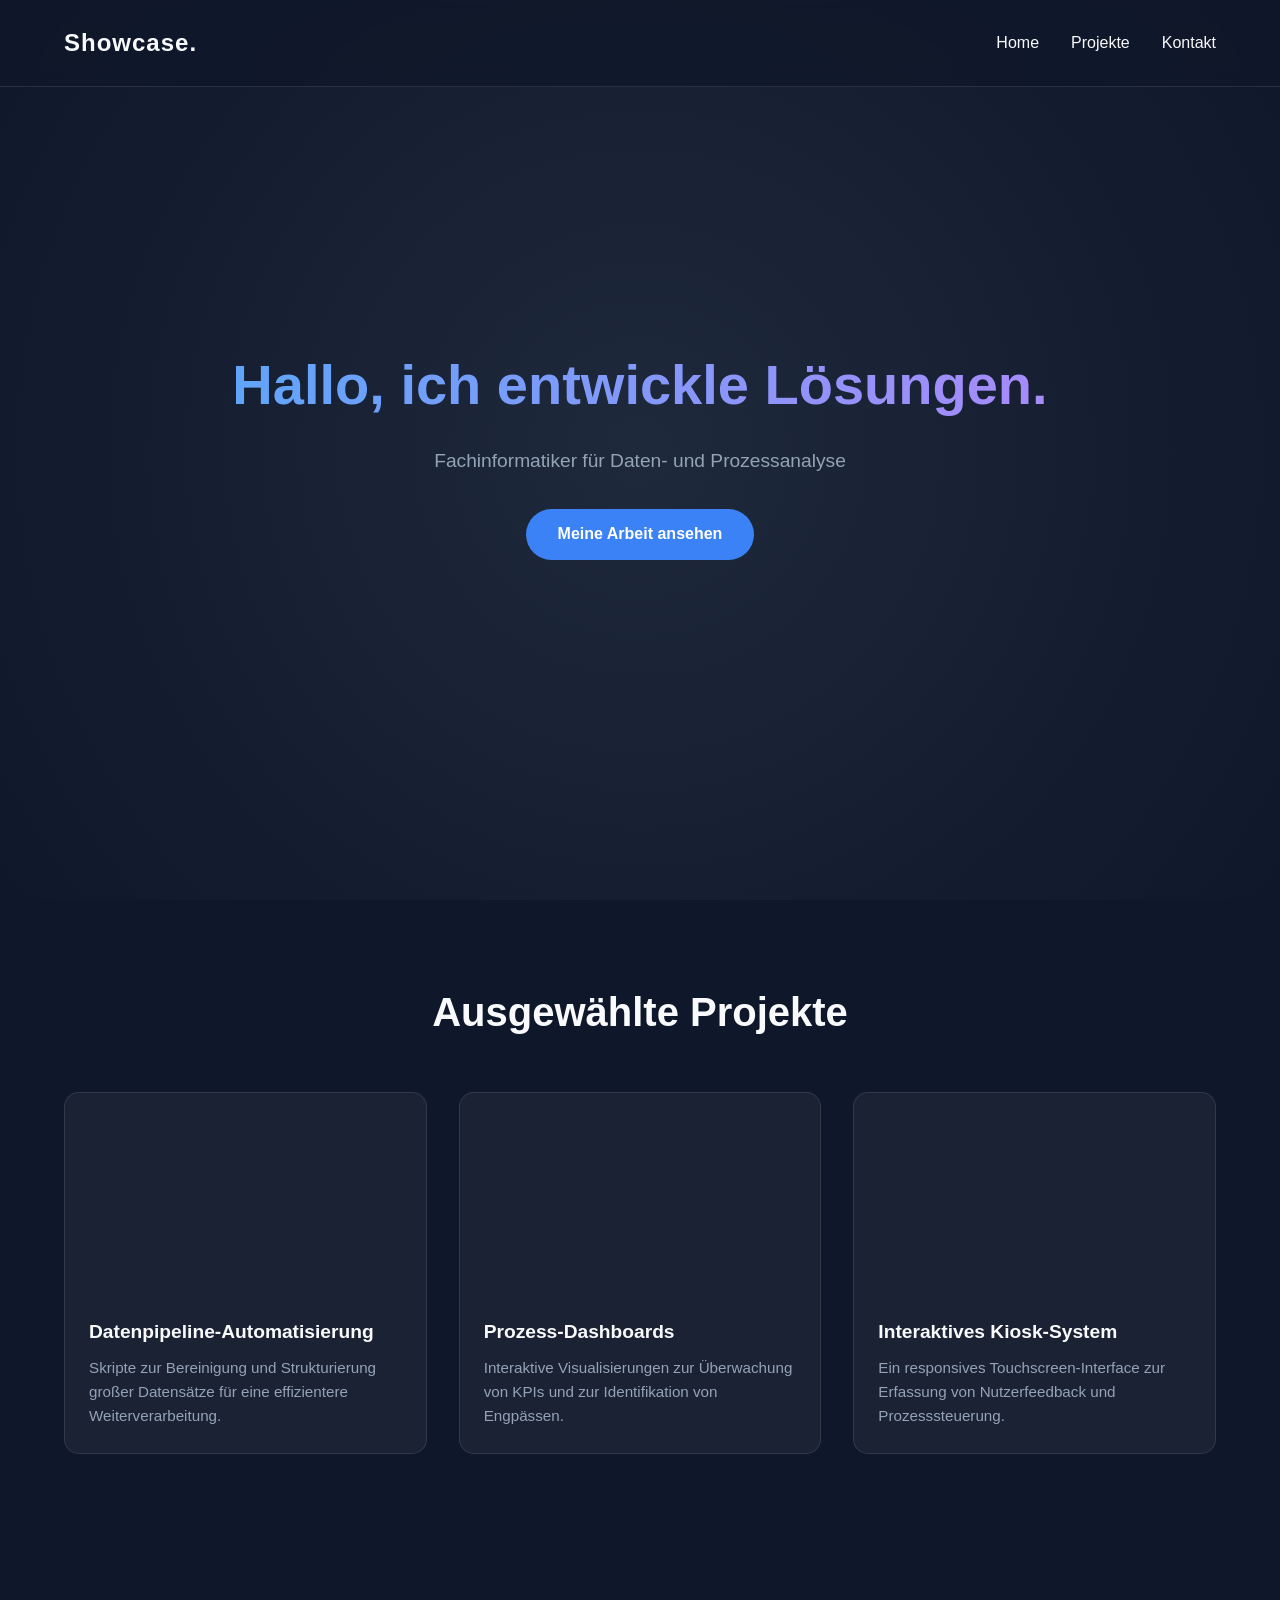
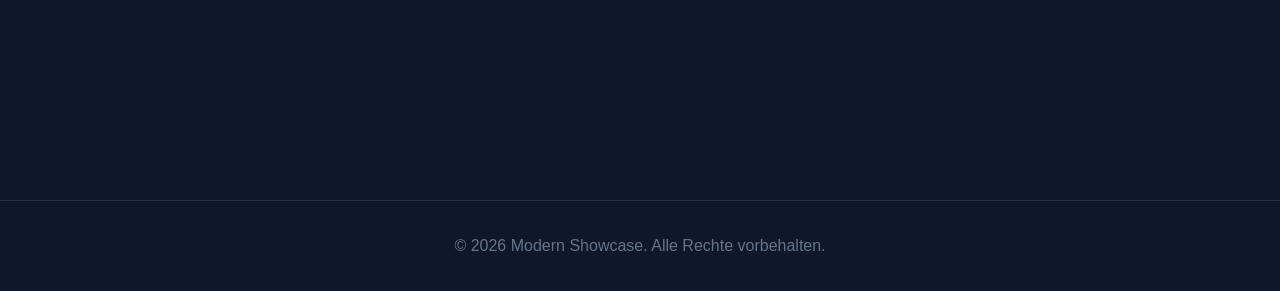
<file: index.html>
<!DOCTYPE html>
<html lang="de">
<head>
    <meta charset="UTF-8">
    <meta name="viewport" content="width=device-width, initial-scale=1.0">
    <title>Modern Showcase</title>
    <link rel="stylesheet" href="style.css">
</head>
<body>

    <nav class="navbar">
        <div class="logo">Showcase.</div>
        <ul class="nav-links">
            <li><a href="#home">Home</a></li>
            <li><a href="#projects">Projekte</a></li>
            <li><a href="#contact">Kontakt</a></li>
        </ul>
    </nav>

    <header id="home" class="hero">
        <div class="hero-content fade-in">
            <h1>Hallo, ich entwickle Lösungen.</h1>
            <p>Fachinformatiker für Daten- und Prozessanalyse</p>
            <a href="#projects" class="btn">Meine Arbeit ansehen</a>
        </div>
    </header>

    <section id="projects" class="showcase-section">
        <h2 class="section-title fade-in">Ausgewählte Projekte</h2>
        
        <div class="grid-container">
            <!-- Projekt 1 -->
            <div class="card fade-in">
                <div class="card-img" style="background-image: url('https://images.unsplash.com/photo-1551288049-bebda4e38f71?auto=format&fit=crop&w=600&q=80');"></div>
                <div class="card-content">
                    <h3>Datenpipeline-Automatisierung</h3>
                    <p>Skripte zur Bereinigung und Strukturierung großer Datensätze für eine effizientere Weiterverarbeitung.</p>
                </div>
            </div>

            <!-- Projekt 2 -->
            <div class="card fade-in">
                <div class="card-img" style="background-image: url('https://images.unsplash.com/photo-1460925895917-afdab827c52f?auto=format&fit=crop&w=600&q=80');"></div>
                <div class="card-content">
                    <h3>Prozess-Dashboards</h3>
                    <p>Interaktive Visualisierungen zur Überwachung von KPIs und zur Identifikation von Engpässen.</p>
                </div>
            </div>

            <!-- Projekt 3 -->
            <div class="card fade-in">
                <div class="card-img" style="background-image: url('https://images.unsplash.com/photo-1555066931-4365d14bab8c?auto=format&fit=crop&w=600&q=80');"></div>
                <div class="card-content">
                    <h3>Interaktives Kiosk-System</h3>
                    <p>Ein responsives Touchscreen-Interface zur Erfassung von Nutzerfeedback und Prozesssteuerung.</p>
                </div>
            </div>
        </div>
    </section>

    <footer id="contact">
        <p>&copy; 2026 Modern Showcase. Alle Rechte vorbehalten.</p>
    </footer>

    <script src="script.js"></script>
</body>
</html>
</file>
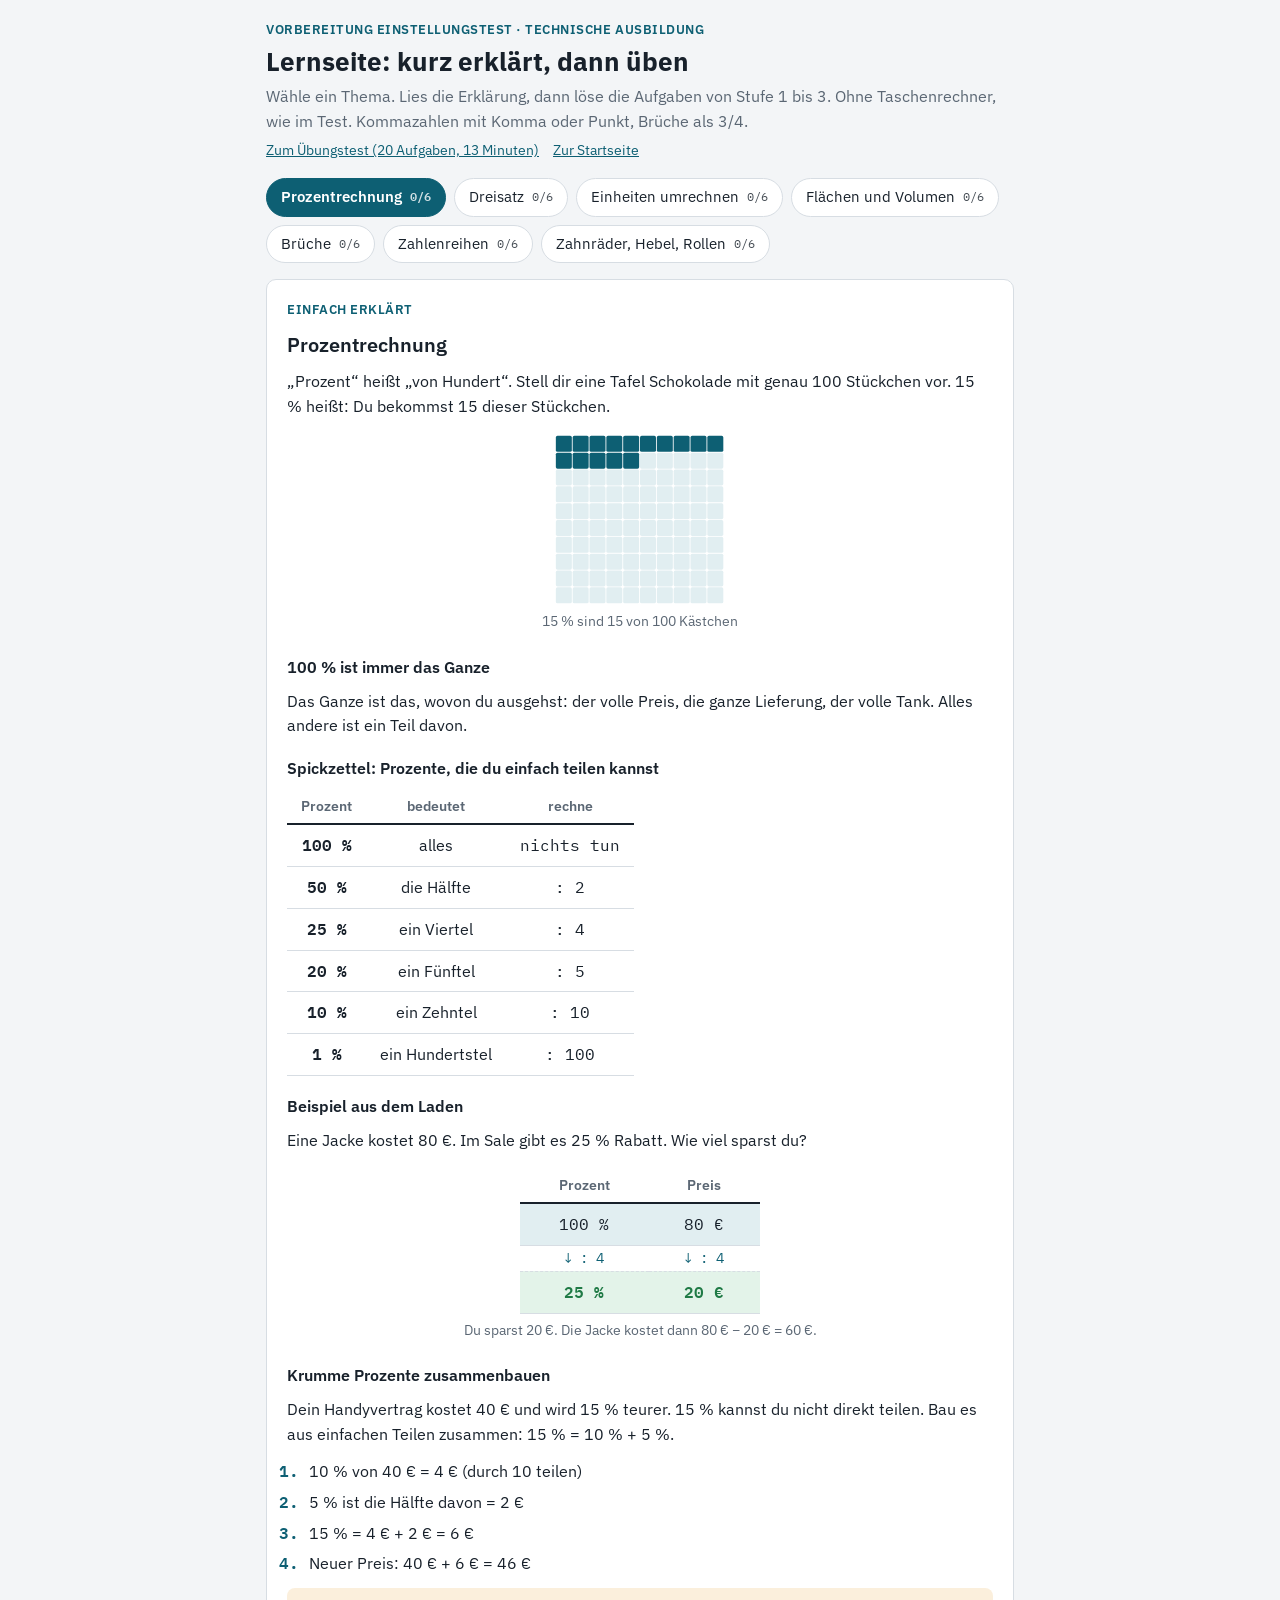
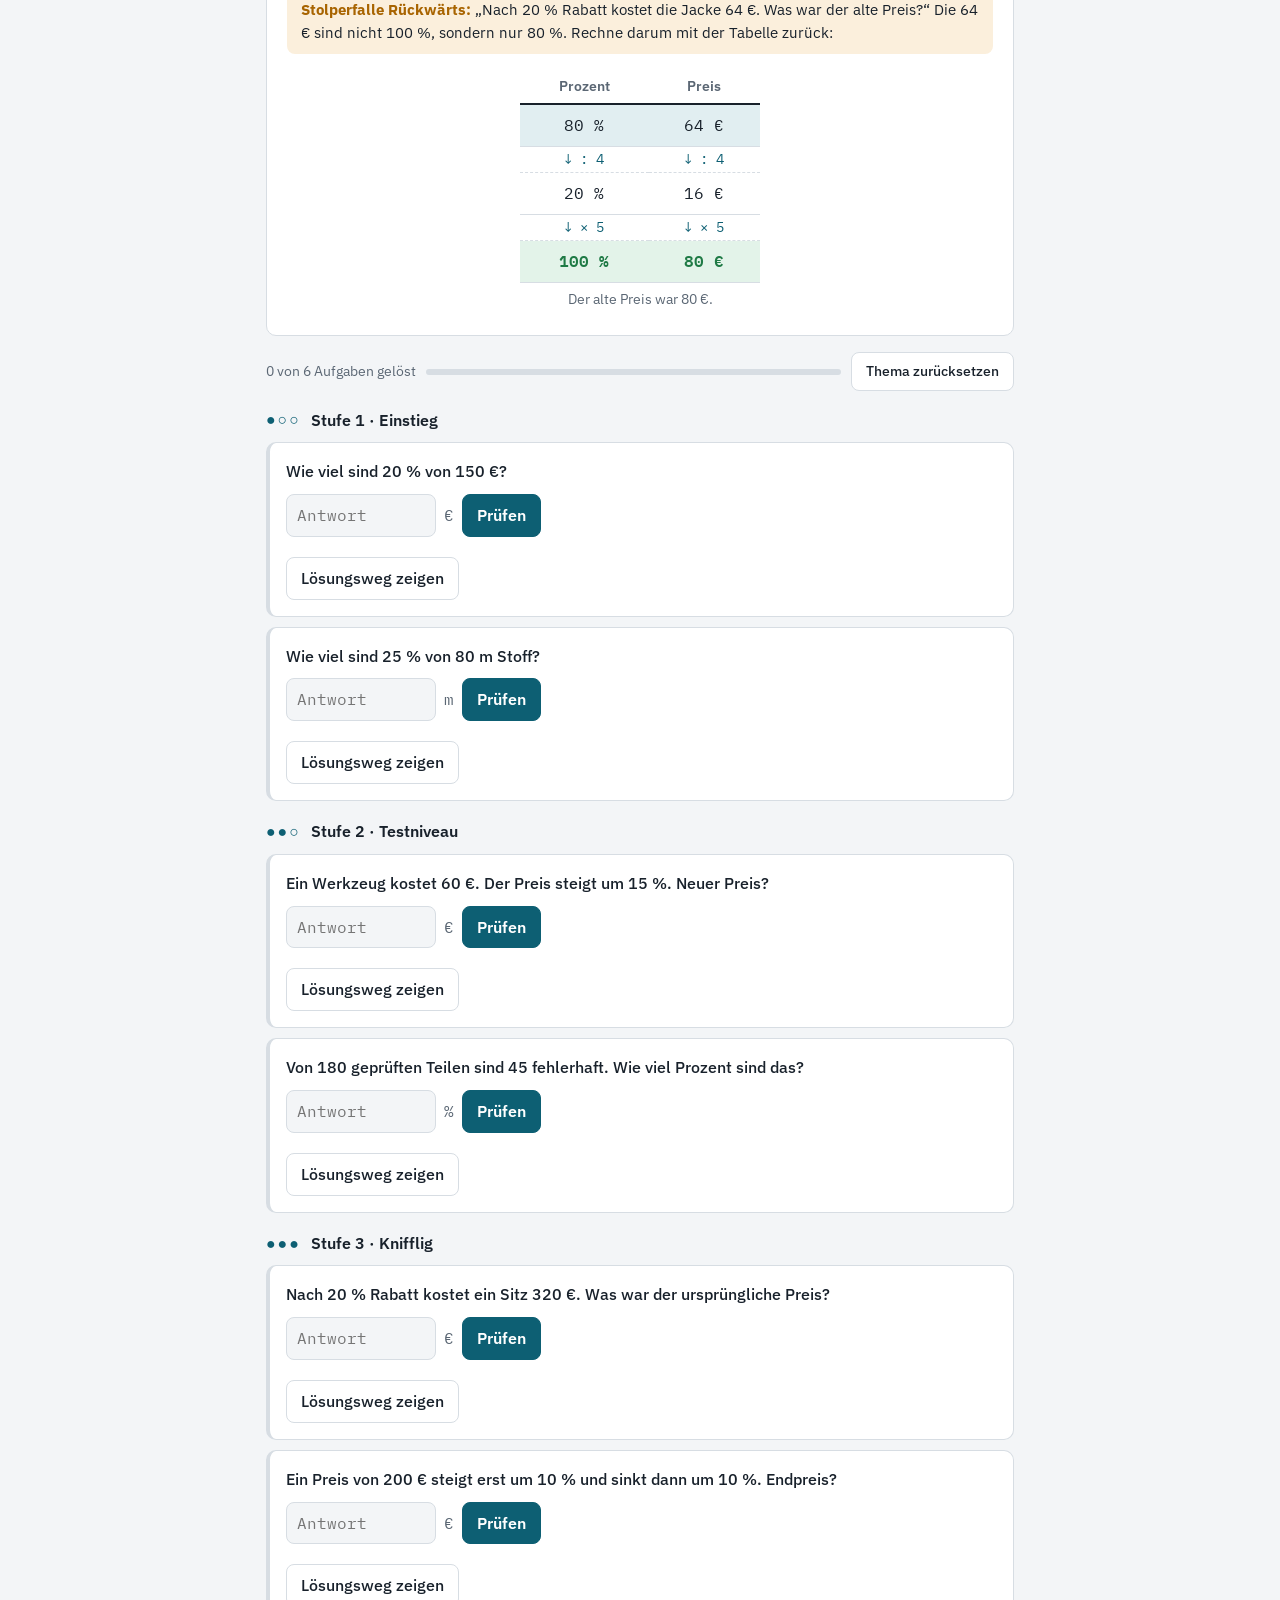
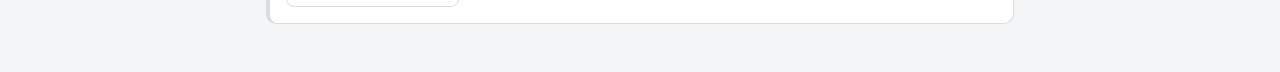
<file: lernen/index.html>
<!DOCTYPE html>
<html lang="de">
<head>
<meta charset="utf-8">
<meta name="viewport" content="width=device-width, initial-scale=1">
<title>Lernseite Einstellungstest</title>
<link rel="preconnect" href="https://fonts.googleapis.com">
<link href="https://fonts.googleapis.com/css2?family=IBM+Plex+Sans:wght@400;500;600;700&family=IBM+Plex+Mono:wght@500;600&display=swap" rel="stylesheet">
<style>
/* Layout: Themen-Chips oben, darunter Erklärkarte und drei Stufen mit Aufgaben */
:root{
  --bg:#f3f5f7; --surface:#ffffff; --ink:#18212b; --muted:#5b6774; --line:#d7dde3;
  --accent:#0d5f73; --accent-soft:#e1eef1;
  --ok:#1f7a45; --ok-soft:#e3f3e9; --warn:#a86400; --warn-soft:#fbefdc; --bad:#b3261e; --bad-soft:#fbe4e2;
  --display:"IBM Plex Sans","Segoe UI",system-ui,sans-serif;
  --body:"IBM Plex Sans","Segoe UI",system-ui,sans-serif;
  --mono:"IBM Plex Mono",ui-monospace,Menlo,monospace;
  color-scheme:light;
}
@media (prefers-color-scheme: dark){
  :root:not([data-theme="light"]){
    --bg:#11171d; --surface:#19222a; --ink:#e6ebef; --muted:#9aa7b3; --line:#2c3843;
    --accent:#5fb7c9; --accent-soft:#1d3640;
    --ok:#5cc98a; --ok-soft:#173326; --warn:#e7a948; --warn-soft:#3a2c14; --bad:#f08079; --bad-soft:#3d1d1b;
    color-scheme:dark;
  }
}
:root[data-theme="dark"]{
  --bg:#11171d; --surface:#19222a; --ink:#e6ebef; --muted:#9aa7b3; --line:#2c3843;
  --accent:#5fb7c9; --accent-soft:#1d3640;
  --ok:#5cc98a; --ok-soft:#173326; --warn:#e7a948; --warn-soft:#3a2c14; --bad:#f08079; --bad-soft:#3d1d1b;
  color-scheme:dark;
}
*{box-sizing:border-box}
html,body{margin:0}
body{background:var(--bg); color:var(--ink); font-family:var(--body); font-size:16px; line-height:1.55}
.wrap{max-width:780px; margin:0 auto; padding:20px 16px 48px; display:flex; flex-direction:column; gap:16px}
h1,h2,h3{font-family:var(--display); text-wrap:balance; margin:0; line-height:1.25}
h1{font-size:1.6rem; font-weight:700} h2{font-size:1.25rem; font-weight:600} h3{font-size:1rem; font-weight:600}
p{margin:0}
a{color:var(--accent)}
.muted{color:var(--muted)} .small{font-size:.875rem}
.kicker{font-size:.8rem; font-weight:600; letter-spacing:.04em; text-transform:uppercase; color:var(--accent)}
.card{background:var(--surface); border:1px solid var(--line); border-radius:10px; padding:20px; display:flex; flex-direction:column; gap:12px}
.head{display:flex; flex-direction:column; gap:6px}
.toplinks{display:flex; gap:14px; flex-wrap:wrap; font-size:.9rem}
.chips{display:flex; flex-wrap:wrap; gap:8px}
.chip{font:inherit; font-size:.92rem; cursor:pointer; border:1px solid var(--line); background:var(--surface); color:var(--ink); border-radius:999px; padding:7px 14px; display:inline-flex; gap:8px; align-items:center}
.chip:hover{border-color:var(--accent)}
.chip.on{background:var(--accent); border-color:var(--accent); color:var(--surface); font-weight:600}
.chip .cnt{font-family:var(--mono); font-size:.78rem; opacity:.8}
.chip:focus-visible, button:focus-visible, input:focus-visible{outline:3px solid var(--accent); outline-offset:2px}
.explain ul{margin:0; padding-left:1.2em; display:flex; flex-direction:column; gap:4px}
.formula{font-family:var(--mono); font-size:.95rem; background:var(--accent-soft); border-radius:8px; padding:10px 14px; display:flex; flex-direction:column; gap:4px; overflow-x:auto}
.example{border-left:4px solid var(--accent); padding:2px 0 2px 14px; display:flex; flex-direction:column; gap:4px}
.trick{background:var(--warn-soft); border-radius:8px; padding:10px 14px; font-size:.93rem}
.trick b{color:var(--warn)}
.level{display:flex; flex-direction:column; gap:10px}
.levelhead{display:flex; align-items:center; gap:10px}
.stars{font-family:var(--mono); color:var(--accent); letter-spacing:2px}
.task{background:var(--surface); border:1px solid var(--line); border-radius:10px; padding:16px; display:flex; flex-direction:column; gap:10px; border-left-width:4px}
.task.ok{border-left-color:var(--ok)} .task.bad{border-left-color:var(--bad)}
.task .q{font-weight:500}
.row{display:flex; gap:8px; flex-wrap:wrap; align-items:center}
input[type=text]{font:inherit; font-family:var(--mono); width:150px; padding:8px 10px; border-radius:8px; border:1px solid var(--line); background:var(--bg); color:var(--ink)}
.unit{font-family:var(--mono); color:var(--muted)}
button{font:inherit; cursor:pointer; border-radius:8px; border:1px solid var(--line); background:var(--surface); color:var(--ink); padding:8px 14px; font-weight:500}
button:hover{border-color:var(--accent)}
button.primary{background:var(--accent); border-color:var(--accent); color:var(--surface); font-weight:600}
.choice{display:flex; flex-wrap:wrap; gap:8px}
.choice button.sel{background:var(--accent-soft); border-color:var(--accent)}
.fb{font-size:.92rem; font-weight:600}
.fb.ok{color:var(--ok)} .fb.bad{color:var(--bad)}
.sol{font-size:.93rem; background:var(--bg); border-radius:8px; padding:10px 12px; display:flex; flex-direction:column; gap:4px}
.sol .s{font-family:var(--mono); font-size:.88rem}
.progress{display:flex; align-items:center; gap:10px; font-size:.88rem; color:var(--muted)}
.pbar{flex:1; height:6px; background:var(--line); border-radius:3px; overflow:hidden}
.pbar i{display:block; height:100%; background:var(--ok)}
.vis{margin:4px 0; display:flex; flex-direction:column; align-items:center; gap:6px}
.vis figcaption{font-size:.88rem; color:var(--muted); text-align:center; max-width:52ch}
.vis svg{max-width:100%; height:auto}
.dtwrap{overflow-x:auto; max-width:100%}
.dt{border-collapse:collapse; font-family:var(--mono); font-variant-numeric:tabular-nums; min-width:240px}
.dt th{font-family:var(--body); font-size:.85rem; font-weight:600; color:var(--muted); padding:6px 14px; border-bottom:2px solid var(--ink); text-align:center}
.dt td{padding:8px 14px; text-align:center; border-bottom:1px solid var(--line)}
.dt tr.start td{background:var(--accent-soft)}
.dt tr.goal td{background:var(--ok-soft); color:var(--ok); font-weight:600}
.dt tr.op td{color:var(--accent); font-size:.85rem; padding:2px 14px; border-bottom:1px dashed var(--line)}
.dt.plain{font-family:var(--body)} .dt.plain td:first-child{font-family:var(--mono); font-weight:600}
.dt.plain td:last-child{font-family:var(--mono)}
.steps{margin:0; padding-left:1.4em; display:flex; flex-direction:column; gap:6px}
.steps li::marker{font-family:var(--mono); color:var(--accent); font-weight:600}
.explain ul{margin:0; padding-left:1.2em; display:flex; flex-direction:column; gap:4px}
.note{background:var(--accent-soft); border-radius:8px; padding:10px 14px; font-size:.95rem}
.note b{color:var(--accent)}
.explain h3{margin-top:8px}
.pzrow{display:flex; flex-wrap:wrap; justify-content:center; align-items:center; gap:14px}
.pz{display:flex; flex-direction:column; align-items:center; gap:2px; font-family:var(--mono)}
.plus{font-family:var(--mono); font-size:1.5rem; color:var(--muted)}
.seq{display:flex; flex-wrap:wrap; align-items:center; justify-content:center; gap:4px}
.seq .num{font-family:var(--mono); font-weight:600; font-size:1.1rem; min-width:42px; text-align:center; padding:6px 8px; border:2px solid var(--ink); border-radius:8px; background:var(--surface)}
.seq .num.q{border-color:var(--warn); color:var(--warn)}
.seq .sop{font-family:var(--mono); font-size:.8rem; color:var(--accent); padding:0 2px; position:relative; top:-14px}
.stairs{display:flex; flex-direction:column; gap:2px; width:100%; max-width:380px}
.st{display:flex; align-items:center; gap:10px}
.sbox{font-family:var(--mono); font-weight:600; border:2px solid var(--accent); background:var(--accent-soft); border-radius:6px; padding:4px 12px; min-width:52px; text-align:center}
.sarr{font-family:var(--mono); font-size:.82rem; color:var(--accent)}
.sol .dt{min-width:200px}
.sol .vis{align-items:flex-start}
.hidden{display:none !important}
@media (max-width:480px){ input[type=text]{width:120px} }
</style>
</head>
<body>
<div class="wrap">
  <header class="head">
    <div class="kicker">Vorbereitung Einstellungstest · Technische Ausbildung</div>
    <h1>Lernseite: kurz erklärt, dann üben</h1>
    <p class="muted">Wähle ein Thema. Lies die Erklärung, dann löse die Aufgaben von Stufe 1 bis 3. Ohne Taschenrechner, wie im Test. Kommazahlen mit Komma oder Punkt, Brüche als 3/4.</p>
    <div class="toplinks"><a href="../uebungstest/">Zum Übungstest (20 Aufgaben, 13 Minuten)</a><a href="../">Zur Startseite</a></div>
  </header>

  <nav class="chips" id="chips" aria-label="Themen"></nav>

  <section class="card explain" id="explain"></section>

  <div class="progress"><span id="progText"></span><div class="pbar"><i id="progBar"></i></div><button id="btnReset">Thema zurücksetzen</button></div>

  <div id="levels" style="display:flex;flex-direction:column;gap:18px"></div>
</div>

<script>
(function(){
const T=[
{id:'prozent',name:'Prozentrechnung',
 tasks:[
  [{q:'Wie viel sind 20 % von 150 €?',a:30,u:'€',s:'10 % = 15 €, also 20 % = 2 × 15 € = 30 €.'},
   {q:'Wie viel sind 25 % von 80 m Stoff?',a:20,u:'m',s:'25 % ist ein Viertel: 80 : 4 = 20 m.'}],
  [{q:'Ein Werkzeug kostet 60 €. Der Preis steigt um 15 %. Neuer Preis?',a:69,u:'€',s:'10 % = 6 €, 5 % = 3 € → 15 % = 9 €. 60 + 9 = 69 €.'},
   {q:'Von 180 geprüften Teilen sind 45 fehlerhaft. Wie viel Prozent sind das?',a:25,u:'%',s:'45 : 180 = 1/4 = 25 %.'}],
  [{q:'Nach 20 % Rabatt kostet ein Sitz 320 €. Was war der ursprüngliche Preis?',a:400,u:'€',s:'320 € entsprechen 80 %. 1 % = 4 €, also 100 % = 400 €. Achtung: nicht 320 + 20 % rechnen.'},
   {q:'Ein Preis von 200 € steigt erst um 10 % und sinkt dann um 10 %. Endpreis?',a:198,u:'€',s:'200 × 1,1 = 220 €. Davon 10 % = 22 €. 220 − 22 = 198 €. Die zweite Änderung bezieht sich auf den neuen Grundwert.'}]
 ]},
{id:'dreisatz',name:'Dreisatz',
 tasks:[
  [{q:'3 m Stoff kosten 27 €. Was kosten 7 m?',a:63,u:'€',s:'1 m = 9 €, 7 m = 63 €.'},
   {q:'5 Kopfstützen wiegen 6 kg. Wie viel wiegen 8 Kopfstützen?',a:9.6,u:'kg',s:'1 Stück = 6 : 5 = 1,2 kg. 8 × 1,2 = 9,6 kg.'}],
  [{q:'6 Arbeiter brauchen für einen Auftrag 10 Tage. Wie lange brauchen 4 Arbeiter?',a:15,u:'Tage',s:'Umgekehrt proportional: 6 × 10 = 60 Arbeitstage. 60 : 4 = 15 Tage.'},
   {q:'Eine Maschine fertigt 120 Teile in 40 Minuten. Wie viele Teile in 1,5 Stunden?',a:270,u:'Teile',s:'120 : 40 = 3 Teile pro Minute. 1,5 h = 90 min. 90 × 3 = 270.'}],
  [{q:'5 Maschinen fertigen in 8 Stunden 400 Teile. Wie viele Teile fertigen 3 Maschinen in 6 Stunden?',a:180,u:'Teile',s:'5 × 8 = 40 Maschinenstunden für 400 Teile → 10 Teile pro Maschinenstunde. 3 × 6 = 18 → 180 Teile.'},
   {q:'Ein Vorrat reicht 15 Personen 12 Tage. Nach 4 Tagen kommen 5 Personen dazu. Wie viele Tage reicht der Rest noch?',a:6,u:'Tage',s:'Rest: 8 Tage × 15 Personen = 120 Personentage. Jetzt 20 Personen: 120 : 20 = 6 Tage.'}]
 ]},
{id:'einheiten',name:'Einheiten umrechnen',
 tasks:[
  [{q:'3,5 m = ? cm',a:350,u:'cm',s:'3,5 × 100 = 350 cm.'},
   {q:'4.500 g = ? kg',a:4.5,u:'kg',s:'4.500 : 1.000 = 4,5 kg.'}],
  [{q:'1,2 m² = ? cm²',a:12000,u:'cm²',s:'1,2 × 10.000 = 12.000 cm².'},
   {q:'2,5 h = ? min',a:150,u:'min',s:'2 h = 120 min, 0,5 h = 30 min → 150 min.'}],
  [{q:'72 km/h = ? m/s',a:20,u:'m/s',s:'72.000 m in 3.600 s → 72 : 3,6 = 20 m/s.'},
   {q:'2,4 l = ? cm³',a:2400,u:'cm³',s:'1 l = 1 dm³ = 1.000 cm³ → 2.400 cm³.'}]
 ]},
{id:'flaechen',name:'Flächen und Volumen',
 tasks:[
  [{q:'Ein Rechteck ist 8 cm lang und 5 cm breit. Fläche?',a:40,u:'cm²',s:'8 × 5 = 40 cm².'},
   {q:'Ein rechteckiger Raum ist 12 m × 7 m groß. Wie lang ist der Umfang?',a:38,u:'m',s:'2 × 12 + 2 × 7 = 24 + 14 = 38 m.'}],
  [{q:'Ein dreieckiges Zuschnittteil hat die Grundseite 10 cm und die Höhe 6 cm. Fläche?',a:30,u:'cm²',s:'10 × 6 : 2 = 30 cm².'},
   {q:'Ein Behälter ist 20 cm × 10 cm × 5 cm groß. Wie viele Liter passen hinein?',a:1,u:'l',s:'20 × 10 × 5 = 1.000 cm³ = 1 dm³ = 1 Liter.'}],
  [{q:'Ein rundes Polster hat 20 cm Durchmesser. Fläche mit π ≈ 3,14?',a:314,u:'cm²',s:'r = 10 cm. 3,14 × 10 × 10 = 314 cm².'},
   {q:'Ein Bezug misst 1,2 m × 0,8 m. Darin wird ein quadratisches Loch mit 20 cm Seitenlänge ausgeschnitten. Restfläche in cm²?',a:9200,u:'cm²',s:'120 cm × 80 cm = 9.600 cm². Loch 20 × 20 = 400 cm². 9.600 − 400 = 9.200 cm².'}]
 ]},
{id:'brueche',name:'Brüche',
 tasks:[
  [{q:'1/2 + 1/4 = ?',a:0.75,u:'',s:'2/4 + 1/4 = 3/4 (= 0,75).'},
   {q:'Wie viel sind 3/4 von 60?',a:45,u:'',s:'60 : 4 = 15, × 3 = 45.'}],
  [{q:'2/3 + 1/6 = ?',a:5/6,u:'',s:'4/6 + 1/6 = 5/6.'},
   {q:'3/5 × 10/9 = ?',a:2/3,u:'',s:'Kürzen: (3 × 10) : (5 × 9) = 30/45 = 2/3.'}],
  [{q:'3/4 : 3/8 = ?',a:2,u:'',s:'Mit dem Kehrwert malnehmen: 3/4 × 8/3 = 24/12 = 2.'},
   {q:'Ein Tank ist zu 2/5 gefüllt, das sind 24 Liter. Wie viel fasst er insgesamt?',a:60,u:'l',s:'1/5 = 12 l, 5/5 = 60 l.'}]
 ]},
{id:'reihen',name:'Zahlenreihen',
 tasks:[
  [{q:'4 · 8 · 12 · 16 · ?',a:20,u:'',s:'Immer +4.'},
   {q:'81 · 27 · 9 · 3 · ?',a:1,u:'',s:'Immer : 3.'}],
  [{q:'1 · 4 · 9 · 16 · 25 · ?',a:36,u:'',s:'Quadratzahlen: 1², 2², … 6² = 36.'},
   {q:'2 · 3 · 5 · 8 · 12 · ?',a:17,u:'',s:'Differenzen +1, +2, +3, +4, +5 → 12 + 5 = 17.'}],
  [{q:'5 · 10 · 7 · 14 · 11 · 22 · ?',a:19,u:'',s:'Abwechselnd ×2 und −3: 22 − 3 = 19.'},
   {q:'1 · 1 · 2 · 3 · 5 · 8 · 13 · ?',a:21,u:'',s:'Fibonacci: jede Zahl ist die Summe der zwei davor. 8 + 13 = 21.'}]
 ]},
{id:'technik',name:'Zahnräder, Hebel, Rollen',
 tasks:[
  [{q:'Zahnrad A dreht sich im Uhrzeigersinn und greift in Zahnrad B. Wie dreht sich B?',c:['Im Uhrzeigersinn','Gegen den Uhrzeigersinn'],a:1,s:'Zwei Zahnräder, die ineinandergreifen, drehen immer entgegengesetzt.'},
   {q:'Eine Last von 100 N hängt 30 cm vom Drehpunkt. Welche Kraft brauchst du in 60 cm Abstand?',a:50,u:'N',s:'100 × 30 = F × 60 → F = 3.000 : 60 = 50 N.'}],
  [{q:'Zahnrad A (30 Zähne) treibt Zahnrad B (15 Zähne) an. A macht 4 Umdrehungen. Wie viele macht B?',a:8,u:'',s:'Übersetzung 30 : 15 = 2. 4 × 2 = 8 Umdrehungen.'},
   {q:'Fünf Zahnräder greifen in einer Reihe ineinander. Das erste dreht im Uhrzeigersinn. Wie dreht das fünfte?',c:['Im Uhrzeigersinn','Gegen den Uhrzeigersinn'],a:0,s:'Ungerade Position (1., 3., 5.) dreht wie das erste Rad.'}],
  [{q:'Eine Last von 200 N wirkt 15 cm vom Drehpunkt. Du kannst höchstens 50 N aufbringen. Wie weit vom Drehpunkt musst du mindestens drücken?',a:60,u:'cm',s:'200 × 15 = 50 × x → x = 3.000 : 50 = 60 cm.'},
   {q:'Ein Flaschenzug hat 4 tragende Seilstücke. Die Last beträgt 800 N. Welche Zugkraft ist ohne Reibung nötig?',a:200,u:'N',s:'800 : 4 = 200 N. Dafür musst du viermal so viel Seil ziehen, wie die Last steigt.'}]
 ]}
];
// --- Bausteine für bildliche Erklärungen ---
function dt(hA,hB,rows,cap){
  // rows: ['v',links,rechts] Wertezeile | ['o',opLinks,opRechts] Rechenschritt
  const lastV=rows.map(r=>r[0]).lastIndexOf('v');
  let h='<figure class="vis"><div class="dtwrap"><table class="dt"><thead><tr><th>'+hA+'</th><th>'+hB+'</th></tr></thead><tbody>';
  rows.forEach((r,i)=>{
    if(r[0]==='o') h+='<tr class="op"><td>↓ '+r[1]+'</td><td>↓ '+r[2]+'</td></tr>';
    else h+='<tr class="'+(i===lastV?'goal':(i===0?'start':''))+'"><td>'+r[1]+'</td><td>'+r[2]+'</td></tr>';
  });
  h+='</tbody></table></div>'+(cap?'<figcaption>'+cap+'</figcaption>':'')+'</figure>';
  return h;
}
function grid100(n,cap){
  let s='<svg viewBox="0 0 202 202" width="170" height="170" role="img" aria-label="'+n+' von 100 Kästchen gefärbt">';
  for(let i=0;i<100;i++){const x=(i%10)*20+1,y=Math.floor(i/10)*20+1;
    s+='<rect x="'+x+'" y="'+y+'" width="19" height="19" rx="2" fill="'+(i<n?'var(--accent)':'var(--accent-soft)')+'"/>';}
  return '<figure class="vis">'+s+'</svg><figcaption>'+cap+'</figcaption></figure>';
}
function pizza(parts,filled,label){
  const r=44,c=50; let s='<svg viewBox="0 0 100 100" width="96" height="96" aria-hidden="true">';
  if(parts===1){s+='<circle cx="50" cy="50" r="44" fill="var(--warn)" stroke="var(--ink)" stroke-width="1.5"/>';}
  else for(let i=0;i<parts;i++){
    const a1=(i/parts)*2*Math.PI-Math.PI/2, a2=((i+1)/parts)*2*Math.PI-Math.PI/2;
    const x1=c+r*Math.cos(a1),y1=c+r*Math.sin(a1),x2=c+r*Math.cos(a2),y2=c+r*Math.sin(a2);
    s+='<path d="M50 50 L'+x1.toFixed(2)+' '+y1.toFixed(2)+' A44 44 0 '+(parts===1?1:0)+' 1 '+x2.toFixed(2)+' '+y2.toFixed(2)+' Z" fill="'+(i<filled?'var(--warn)':'var(--surface)')+'" stroke="var(--ink)" stroke-width="1.5"/>';
  }
  return '<div class="pz">'+s+'</svg><b>'+label+'</b></div>';
}
function seq(nums,ops){
  let h='<figure class="vis"><div class="seq">';
  nums.forEach((n,i)=>{h+='<span class="num'+(n==='?'?' q':'')+'">'+n+'</span>'; if(i<ops.length)h+='<span class="sop">'+ops[i]+'</span>';});
  return h+'</div></figure>';
}
function stairs(steps,op,cap){
  let h='<figure class="vis"><div class="stairs">';
  steps.forEach((s,i)=>{h+='<div class="st" style="margin-left:'+(i*14)+'%"><span class="sbox">'+s+'</span>'+(i<steps.length-1?'<span class="sarr">↘ '+op+'</span>':'')+'</div>';});
  return h+'</div><figcaption>'+cap+'</figcaption></figure>';
}
function box(kind,title,body){return '<div class="'+kind+'"><b>'+title+'</b> '+body+'</div>';}
function steps(list){return '<ol class="steps">'+list.map(s=>'<li>'+s+'</li>').join('')+'</ol>';}
function svgGears(){
  return '<figure class="vis"><svg viewBox="0 0 260 130" width="260" role="img" aria-label="Zwei Zahnräder, links groß im Uhrzeigersinn, rechts klein gegen den Uhrzeigersinn">'+
  '<circle cx="80" cy="65" r="52" fill="none" stroke="var(--ink)" stroke-width="7" stroke-dasharray="6 6" opacity=".5"/><circle cx="80" cy="65" r="46" fill="var(--accent-soft)" stroke="var(--ink)" stroke-width="2"/>'+
  '<circle cx="164" cy="65" r="30" fill="none" stroke="var(--ink)" stroke-width="7" stroke-dasharray="6 6" opacity=".5"/><circle cx="164" cy="65" r="24" fill="var(--accent-soft)" stroke="var(--ink)" stroke-width="2"/>'+
  '<path d="M55 30 A40 40 0 0 1 105 30" fill="none" stroke="var(--accent)" stroke-width="3"/><path d="M105 30 l-11 -2 l5 10 z" fill="var(--accent)"/>'+
  '<path d="M184 38 A28 28 0 0 0 144 38" fill="none" stroke="var(--bad)" stroke-width="3"/><path d="M144 38 l11 -2 l-5 10 z" fill="var(--bad)"/>'+
  '<text x="80" y="70" text-anchor="middle" font-size="12" font-family="IBM Plex Mono,monospace" fill="var(--ink)">40 Zähne</text>'+
  '<text x="164" y="69" text-anchor="middle" font-size="10" font-family="IBM Plex Mono,monospace" fill="var(--ink)">10 Z.</text>'+
  '<text x="80" y="126" text-anchor="middle" font-size="11" fill="var(--ink)">1 Umdrehung</text><text x="200" y="126" text-anchor="middle" font-size="11" fill="var(--ink)">4 Umdrehungen</text>'+
  '</svg><figcaption>Greifen zwei Räder ineinander, drehen sie andersherum. Das kleine Rad muss sich öfter drehen.</figcaption></figure>';
}
function svgSeesaw(){
  return '<figure class="vis"><svg viewBox="0 0 320 120" width="320" role="img" aria-label="Wippe: Kind mit 30 kg ganz außen, Erwachsener mit 60 kg halb so weit vom Drehpunkt">'+
  '<rect x="10" y="62" width="300" height="7" rx="2" fill="var(--ink)" opacity=".8"/><path d="M160 69 l-16 30 h32 z" fill="var(--accent-soft)" stroke="var(--ink)" stroke-width="2"/>'+
  '<circle cx="30" cy="38" r="11" fill="var(--warn)"/><rect x="22" y="48" width="16" height="14" rx="3" fill="var(--warn)"/><text x="30" y="26" text-anchor="middle" font-size="11" fill="var(--ink)">30 kg</text>'+
  '<circle cx="230" cy="30" r="14" fill="var(--accent)"/><rect x="219" y="43" width="22" height="19" rx="3" fill="var(--accent)"/><text x="230" y="12" text-anchor="middle" font-size="11" fill="var(--ink)">60 kg</text>'+
  '<path d="M30 108 H160 M160 108 H230" stroke="var(--ink)"/><path d="M30 103 v10 M160 103 v10 M230 103 v10" stroke="var(--ink)"/>'+
  '<text x="95" y="120" text-anchor="middle" font-size="10" font-family="IBM Plex Mono,monospace" fill="var(--ink)">2 m</text><text x="195" y="120" text-anchor="middle" font-size="10" font-family="IBM Plex Mono,monospace" fill="var(--ink)">1 m</text>'+
  '</svg><figcaption>30 kg × 2 m = 60 kg × 1 m. Die Wippe ist im Gleichgewicht.</figcaption></figure>';
}
function svgRect(){
  let s='<svg viewBox="0 0 182 112" width="200" role="img" aria-label="Rechteck aus 5 mal 3 Kästchen">';
  for(let y=0;y<3;y++)for(let x=0;x<5;x++)s+='<rect x="'+(x*36+1)+'" y="'+(y*36+1)+'" width="35" height="35" fill="var(--accent-soft)" stroke="var(--accent)"/>';
  return '<figure class="vis">'+s+'</svg><figcaption>5 Kästchen lang, 3 Kästchen breit: 5 × 3 = 15 Kästchen</figcaption></figure>';
}
function svgTriangle(){
  return '<figure class="vis"><svg viewBox="0 0 182 112" width="200" role="img" aria-label="Rechteck, durch die Diagonale in zwei gleiche Dreiecke geteilt">'+
  '<rect x="1" y="1" width="180" height="108" fill="var(--surface)" stroke="var(--ink)" stroke-dasharray="4 4"/><path d="M1 109 L181 109 L181 1 Z" fill="var(--accent-soft)" stroke="var(--accent)" stroke-width="2"/>'+
  '</svg><figcaption>Ein Dreieck ist ein halbes Rechteck. Darum rechnest du Grundseite × Höhe und teilst durch 2.</figcaption></figure>';
}

const EX={
prozent:
 '<p>„Prozent“ heißt „von Hundert“. Stell dir eine Tafel Schokolade mit genau 100 Stückchen vor. 15 % heißt: Du bekommst 15 dieser Stückchen.</p>'+
 grid100(15,'15 % sind 15 von 100 Kästchen')+
 '<h3>100 % ist immer das Ganze</h3><p>Das Ganze ist das, wovon du ausgehst: der volle Preis, die ganze Lieferung, der volle Tank. Alles andere ist ein Teil davon.</p>'+
 '<h3>Spickzettel: Prozente, die du einfach teilen kannst</h3>'+
 '<div class="dtwrap"><table class="dt plain"><thead><tr><th>Prozent</th><th>bedeutet</th><th>rechne</th></tr></thead><tbody>'+
 '<tr><td>100 %</td><td>alles</td><td>nichts tun</td></tr><tr><td>50 %</td><td>die Hälfte</td><td>: 2</td></tr><tr><td>25 %</td><td>ein Viertel</td><td>: 4</td></tr><tr><td>20 %</td><td>ein Fünftel</td><td>: 5</td></tr><tr><td>10 %</td><td>ein Zehntel</td><td>: 10</td></tr><tr><td>1 %</td><td>ein Hundertstel</td><td>: 100</td></tr></tbody></table></div>'+
 '<h3>Beispiel aus dem Laden</h3><p>Eine Jacke kostet 80 €. Im Sale gibt es 25 % Rabatt. Wie viel sparst du?</p>'+
 dt('Prozent','Preis',[['v','100 %','80 €'],['o',': 4',': 4'],['v','25 %','20 €']],'Du sparst 20 €. Die Jacke kostet dann 80 € − 20 € = 60 €.')+
 '<h3>Krumme Prozente zusammenbauen</h3><p>Dein Handyvertrag kostet 40 € und wird 15 % teurer. 15 % kannst du nicht direkt teilen. Bau es aus einfachen Teilen zusammen: 15 % = 10 % + 5 %.</p>'+
 steps(['10 % von 40 € = 4 € (durch 10 teilen)','5 % ist die Hälfte davon = 2 €','15 % = 4 € + 2 € = 6 €','Neuer Preis: 40 € + 6 € = 46 €'])+
 box('trick','Stolperfalle Rückwärts:','„Nach 20 % Rabatt kostet die Jacke 64 €. Was war der alte Preis?“ Die 64 € sind nicht 100 %, sondern nur 80 %. Rechne darum mit der Tabelle zurück:')+
 dt('Prozent','Preis',[['v','80 %','64 €'],['o',': 4',': 4'],['v','20 %','16 €'],['o','× 5','× 5'],['v','100 %','80 €']],'Der alte Preis war 80 €.'),
dreisatz:
 '<p>Mit dem Dreisatz rechnest du von etwas, das du kennst, auf etwas, das du wissen willst. Der Trick: Du gehst immer über den Zwischenschritt „1 Stück“.</p>'+
 steps(['Male eine Tabelle mit zwei Spalten. Links steht die Menge, rechts das, was dazugehört (Preis, Zeit, Gewicht).','Rechne zuerst runter auf 1. Das heißt fast immer: teilen.','Rechne dann hoch auf die Menge, die du suchst. Das heißt: malnehmen.'])+
 '<h3>Beispiel 1: Döner kaufen</h3><p>3 Döner kosten 18 €. Was kosten 5 Döner?</p>'+
 dt('Döner','Preis',[['v','3','18 €'],['o',': 3',': 3'],['v','1','6 €'],['o','× 5','× 5'],['v','5','30 €']],'Was du links machst, machst du rechts genauso.')+
 box('note','Frag dich vorher:','Mehr Döner, mehr Geld? Ja. Dann rechnest du auf beiden Seiten dasselbe.')+
 '<h3>Beispiel 2: Umzug mit Freunden</h3><p>4 Freunde brauchen für einen Umzug 6 Stunden. Wie lange brauchen 8 Freunde?</p>'+
 box('note','Frag dich vorher:','Mehr Freunde, mehr Zeit? Nein, weniger Zeit. Dann rechnest du auf den Seiten genau umgekehrt.')+
 dt('Freunde','Zeit',[['v','4','6 h'],['o',': 4','× 4'],['v','1','24 h'],['o','× 8',': 8'],['v','8','3 h']],'Ein Freund allein bräuchte 24 Stunden. Acht Freunde schaffen es in 3 Stunden.')+
 box('trick','Merksatz:','Je mehr, desto mehr → beide Seiten gleich rechnen. Je mehr, desto weniger → links teilen heißt rechts malnehmen.'),
einheiten:
 '<p>Einheiten sind wie verschiedene Sprachen für dieselbe Sache. 1 Meter und 100 Zentimeter sind gleich lang, nur anders gesagt. Schau auf einen Zollstock: Ein Meter hat 100 kleine Zentimeter-Striche.</p>'+
 '<h3>Die Einheiten-Treppe</h3>'+
 stairs(['m','dm','cm','mm'],'× 10','Gehst du die Treppe runter zu kleineren Einheiten, nimmst du mal. Gehst du hoch, teilst du.')+
 '<p>Beispiel: 3,5 m sind wie viele cm? Zwei Stufen runter, also × 10 × 10 = × 100. Ergebnis: 350 cm.</p>'+
 '<h3>Bei Flächen ist jede Stufe × 100</h3><p>Eine Fläche hat zwei Richtungen: Länge und Breite. Ein Quadrat mit 10 cm Seite (1 dm²) besteht aus 10 × 10 = 100 kleinen Quadraten mit 1 cm Seite.</p>'+
 grid100(100,'1 dm² = 100 cm²')+
 '<p>Darum gilt: 1 m² = 10.000 cm². Das ist eine Fliese, die 100 cm lang und 100 cm breit ist.</p>'+
 '<h3>Volumen und Liter</h3><p>Eine Milchtüte hat 1 Liter. Das sind 1.000 ml. Ein Würfel mit 10 cm Seitenlänge fasst genau 1 Liter. Darum: 1 l = 1 dm³ = 1.000 cm³.</p>'+
 '<h3>Zeit tickt anders</h3><p>Bei der Zeit wird nicht mit 10 gerechnet, sondern mit 60: 1 Stunde = 60 Minuten, 1 Minute = 60 Sekunden.</p>'+
 box('trick','Stolperfalle:','1,5 Stunden sind nicht 150 Minuten, sondern 90 Minuten: 60 + 30. Eine halbe Stunde sind 30 Minuten.'),
flaechen:
 '<p>Die Fläche sagt dir, wie viel Platz etwas auf dem Boden oder auf dem Tisch braucht. Du kannst sie dir als Kästchen vorstellen, die genau hineinpassen.</p>'+
 svgRect()+
 '<h3>Rechteck: Länge × Breite</h3><p>Dein Zimmer ist 4 m lang und 3 m breit. Für einen Teppich, der alles bedeckt, brauchst du 4 × 3 = 12 m².</p>'+
 '<h3>Umfang: einmal drumherum</h3><p>Der Umfang ist der Weg, wenn du einmal an allen Wänden entlang läufst. Du brauchst ihn zum Beispiel für Fußleisten: 4 m + 3 m + 4 m + 3 m = 14 m.</p>'+
 '<h3>Dreieck: halbes Rechteck</h3>'+svgTriangle()+
 '<p>Ein dreieckiges Stück Stoff mit 10 cm Grundseite und 6 cm Höhe: 10 × 6 = 60, davon die Hälfte = 30 cm².</p>'+
 '<h3>Kreis: mit der Zahl π</h3><p>Für Kreise brauchst du π, gerundet 3,14, und den Radius r. Der Radius geht von der Mitte bis zum Rand. Er ist halb so lang wie der Durchmesser.</p>'+
 steps(['Eine Pizza hat 20 cm Durchmesser.','Radius: 20 : 2 = 10 cm.','Fläche: 3,14 × 10 × 10 = 314 cm².'])+
 '<h3>Volumen: wie viel hineinpasst</h3><p>Ein Umzugskarton ist 50 cm lang, 30 cm breit und 40 cm hoch. Länge × Breite × Höhe = 60.000 cm³. Das sind 60 Liter.</p>'+
 box('trick','Wichtig:','Alle Maße müssen dieselbe Einheit haben. Ist eine Seite in Metern und eine in Zentimetern angegeben, rechne vorher um.'),
brueche:
 '<p>Ein Bruch beschreibt Stücke von einem Ganzen. Stell dir eine Pizza vor.</p>'+
 '<figure class="vis"><div class="pzrow">'+pizza(2,1,'1/2')+pizza(4,1,'1/4')+pizza(4,3,'3/4')+pizza(3,2,'2/3')+'</div></figure>'+
 '<ul><li><b>Unten (Nenner):</b> In wie viele gleich große Stücke ist die Pizza geschnitten?</li><li><b>Oben (Zähler):</b> Wie viele Stücke nimmst du davon?</li></ul>'+
 '<h3>„Drei Viertel von …“</h3><p>Eine Dreiviertelstunde: 3/4 von 60 Minuten. Erst durch den Nenner teilen, dann mit dem Zähler malnehmen: 60 : 4 = 15, 15 × 3 = 45 Minuten.</p>'+
 '<h3>Plus rechnen: nur gleich große Stücke</h3><p>1/2 + 1/4: Halbe und Viertel kannst du nicht direkt zusammenzählen. Schneide die halbe Pizza in zwei Stücke. Dann sind es zwei Viertel.</p>'+
 '<figure class="vis"><div class="pzrow">'+pizza(4,2,'1/2 = 2/4')+'<span class="plus">+</span>'+pizza(4,1,'1/4')+'<span class="plus">=</span>'+pizza(4,3,'3/4')+'</div></figure>'+
 '<h3>Malnehmen: oben mal oben, unten mal unten</h3><p>1/2 × 1/3 = 1/6. Die Hälfte von einem Drittel ist ein Sechstel.</p>'+
 '<h3>Teilen: umdrehen und malnehmen</h3><p>Teilen durch einen Bruch heißt: Den zweiten Bruch umdrehen und malnehmen. 3/4 : 3/8 wird zu 3/4 × 8/3 = 24/12 = 2. Anders gesagt: In eine Dreiviertel-Pizza passen zwei Stücke von 3/8.</p>'+
 box('trick','Kürzen:','Teile oben und unten durch dieselbe Zahl, dann wird es einfacher. 30/45: beides durch 15 → 2/3.'),
reihen:
 '<p>Bei Zahlenreihen bist du Detektiv. Die Zahlen folgen einer geheimen Regel. Schreib zwischen je zwei Zahlen, was passiert.</p>'+
 '<h3>Beispiel 1: gleichmäßig</h3><p>Hausnummern auf einer Straßenseite: 2, 4, 6, 8 … Es kommt immer 2 dazu.</p>'+
 seq(['2','4','6','8','10'],['+2','+2','+2','+2'])+
 '<h3>Beispiel 2: Die Plus-Zahl wächst</h3>'+
 seq(['2','5','10','17','26','?'],['+3','+5','+7','+9','+11'])+
 '<p>Die Zahlen dazwischen werden jedes Mal um 2 größer. Die nächste ist +11, also 26 + 11 = 37.</p>'+
 '<h3>Beispiel 3: zwei Regeln im Wechsel</h3>'+
 seq(['5','10','7','14','11','?'],['×2','−3','×2','−3','×2'])+
 '<p>Wenn die Zahlen hoch und runter springen, wechseln sich oft zwei Regeln ab. Hier: 11 × 2 = 22.</p>'+
 '<h3>So gehst du vor</h3>'+
 steps(['Ist der Abstand immer gleich? (+, −)','Wächst der Abstand? Dann schreib die Abstände auf und such darin eine Regel.','Wird die Zahl schnell groß? Dann probiere × oder :.','Springt sie hoch und runter? Dann wechseln sich zwei Regeln ab.'])+
 box('trick','Lerne auswendig:','Quadratzahlen 1, 4, 9, 16, 25, 36, 49, 64, 81, 100. Sie kommen in Tests oft vor.'),
technik:
 '<p>Hier helfen dir drei einfache Regeln aus dem Alltag.</p>'+
 '<h3>1. Zahnräder drehen sich gegenseitig andersherum</h3>'+svgGears()+
 '<p>Wie beim Fahrrad: Vorne ist das große Kettenblatt, hinten das kleine Ritzel. Hat vorne 40 Zähne und hinten 10, dreht sich das Hinterrad bei einer Pedalumdrehung 4 Mal: 40 : 10 = 4.</p>'+
 box('note','Viele Räder in einer Reihe:','Das 1., 3., 5. … Rad dreht wie das erste. Das 2., 4., 6. … dreht andersherum.')+
 '<h3>2. Hebel: weiter weg heißt weniger Kraft</h3>'+svgSeesaw()+
 '<p>Auf der Wippe kann ein leichtes Kind einen schweren Erwachsenen hochheben, wenn es weiter außen sitzt. Genauso funktioniert ein langer Schraubenschlüssel: Je länger der Griff, desto leichter geht die Schraube auf.</p>'+
 dt('Abstand','Kraft',[['v','20 cm','60 N'],['o','× 2',': 2'],['v','40 cm','30 N']],'Doppelt so weit weg, halbe Kraft. Wie beim umgekehrten Dreisatz.')+
 '<h3>3. Flaschenzug: Last auf mehrere Seile verteilt</h3><p>Zwei Leute tragen eine schwere Kiste: Jeder trägt nur die Hälfte. Beim Flaschenzug tragen die Seilstücke, die zur Last führen. Zwei Seilstücke heißt halbe Kraft, vier Seilstücke heißt ein Viertel der Kraft.</p>'+
 box('trick','Rechnung:','Zugkraft = Gewicht : Anzahl der tragenden Seilstücke. 800 N bei 4 Seilstücken → 200 N.')
};

T[0].tasks[2][0].tb=['Prozent','Preis',[['v','80 %','320 €'],['o',': 4',': 4'],['v','20 %','80 €'],['o','× 5','× 5'],['v','100 %','400 €']]];
T[1].tasks[0][0].tb=['Stoff','Preis',[['v','3 m','27 €'],['o',': 3',': 3'],['v','1 m','9 €'],['o','× 7','× 7'],['v','7 m','63 €']]];
T[1].tasks[0][1].tb=['Kopfstützen','Gewicht',[['v','5','6 kg'],['o',': 5',': 5'],['v','1','1,2 kg'],['o','× 8','× 8'],['v','8','9,6 kg']]];
T[1].tasks[1][0].tb=['Arbeiter','Tage',[['v','6','10'],['o',': 6','× 6'],['v','1','60'],['o','× 4',': 4'],['v','4','15']]];
T[1].tasks[1][1].tb=['Minuten','Teile',[['v','40','120'],['o',': 40',': 40'],['v','1','3'],['o','× 90','× 90'],['v','90','270']]];
T[6].tasks[0][1].tb=['Abstand','Kraft',[['v','30 cm','100 N'],['o','× 2',': 2'],['v','60 cm','50 N']]];
const LV=['Stufe 1 · Einstieg','Stufe 2 · Testniveau','Stufe 3 · Knifflig'];
const $=id=>document.getElementById(id);
let solved={};
try{solved=JSON.parse(localStorage.getItem('lernseite-solved')||'{}')}catch(e){solved={}}
function save(){try{localStorage.setItem('lernseite-solved',JSON.stringify(solved))}catch(e){}}

function parseNum(v){
  v=String(v).trim().replace(/\s/g,'').replace(/\.(?=\d{3}(\D|$))/g,'').replace(',','.');
  if(/^-?\d+(\.\d+)?\/\d+(\.\d+)?$/.test(v)){const [a,b]=v.split('/').map(Number); return b?a/b:NaN;}
  return v===''?NaN:Number(v);
}
function esc(s){return String(s).replace(/[&<>"]/g,c=>({'&':'&amp;','<':'&lt;','>':'&gt;','"':'&quot;'}[c]))}

function counts(t){let n=0;t.tasks.forEach((l,li)=>l.forEach((_,ti)=>{if(solved[t.id+'-'+li+'-'+ti])n++;}));return n;}

function renderChips(curId){
  $('chips').innerHTML=T.map(t=>`<button class="chip${t.id===curId?' on':''}" data-id="${t.id}" aria-pressed="${t.id===curId}">${t.name}<span class="cnt">${counts(t)}/6</span></button>`).join('');
  $('chips').querySelectorAll('.chip').forEach(b=>b.addEventListener('click',()=>{location.hash=b.dataset.id;}));
}
function renderProgress(t){
  const n=counts(t); $('progText').textContent=n+' von 6 Aufgaben gelöst'; $('progBar').style.width=(n/6*100)+'%';
}
function show(id){
  const t=T.find(x=>x.id===id)||T[0];
  renderChips(t.id);
  $('explain').innerHTML='<div class="kicker">Einfach erklärt</div><h2>'+t.name+'</h2>'+EX[t.id];
  const box=$('levels'); box.innerHTML='';
  t.tasks.forEach((lvl,li)=>{
    const sec=document.createElement('section'); sec.className='level';
    sec.innerHTML=`<div class="levelhead"><span class="stars">${'●'.repeat(li+1)}${'○'.repeat(2-li)}</span><h3>${LV[li]}</h3></div>`;
    lvl.forEach((task,ti)=>sec.appendChild(taskEl(t,task,li,ti)));
    box.appendChild(sec);
  });
  renderProgress(t);
}
function taskEl(t,task,li,ti){
  const key=t.id+'-'+li+'-'+ti, idp='i-'+key;
  const d=document.createElement('div'); d.className='task'+(solved[key]?' ok':'');
  let ctrl;
  if(task.c){
    ctrl=`<div class="choice">${task.c.map((c,i)=>`<button type="button" data-i="${i}">${esc(c)}</button>`).join('')}</div>`;
  }else{
    ctrl=`<div class="row"><label class="hidden" for="${idp}">Antwort</label><input type="text" id="${idp}" inputmode="decimal" autocomplete="off" placeholder="Antwort"><span class="unit">${esc(task.u||'')}</span><button type="button" class="primary chk">Prüfen</button></div>`;
  }
  d.innerHTML=`<p class="q">${esc(task.q)}</p>${ctrl}<p class="fb" aria-live="polite"></p>
    <div class="row"><button type="button" class="showsol">Lösungsweg zeigen</button></div>
    <div class="sol hidden"><b>Lösung: ${task.c?esc(task.c[task.a]):fmt(task.a)+' '+esc(task.u||'')}</b>${task.tb?dt(task.tb[0],task.tb[1],task.tb[2]):''}<span class="s">${esc(task.s)}</span></div>`;
  const fb=d.querySelector('.fb');
  function result(ok){
    fb.className='fb '+(ok?'ok':'bad');
    fb.textContent=ok?'Richtig!':'Noch nicht. Versuch es nochmal oder sieh dir den Lösungsweg an.';
    d.classList.toggle('ok',ok); d.classList.toggle('bad',!ok);
    if(ok&&!solved[key]){solved[key]=1; save(); renderProgress(t); renderChips(t.id);}
  }
  if(task.c){
    d.querySelectorAll('.choice button').forEach(b=>b.addEventListener('click',()=>{
      d.querySelectorAll('.choice button').forEach(x=>x.classList.remove('sel')); b.classList.add('sel');
      result(Number(b.dataset.i)===task.a);
    }));
  }else{
    const inp=d.querySelector('input');
    const check=()=>{const v=parseNum(inp.value); if(isNaN(v)){fb.className='fb bad'; fb.textContent='Bitte eine Zahl eingeben, z. B. 9,6 oder 3/4.'; return;} result(Math.abs(v-task.a)<0.006);};
    d.querySelector('.chk').addEventListener('click',check);
    inp.addEventListener('keydown',e=>{if(e.key==='Enter')check();});
  }
  const sb=d.querySelector('.showsol'), sol=d.querySelector('.sol');
  sb.addEventListener('click',()=>{const h=sol.classList.toggle('hidden'); sb.textContent=h?'Lösungsweg zeigen':'Lösungsweg ausblenden';});
  return d;
}
function fmt(n){
  const fr={0.75:'3/4',[5/6]:'5/6',[2/3]:'2/3'};
  for(const k in fr){if(Math.abs(n-Number(k))<1e-9)return fr[k];}
  return String(n).replace('.',',').replace(/\B(?=(\d{3})+(?!\d))/g,'.');
}
$('btnReset').addEventListener('click',()=>{
  const id=(location.hash||'#'+T[0].id).slice(1);
  Object.keys(solved).forEach(k=>{if(k.startsWith(id+'-'))delete solved[k];}); save(); show(id);
});
function route(){show((location.hash||'').slice(1)||T[0].id);}
window.addEventListener('hashchange',()=>{route(); window.scrollTo(0,0);});
route();
})();
</script>
</body>
</html>
</file>
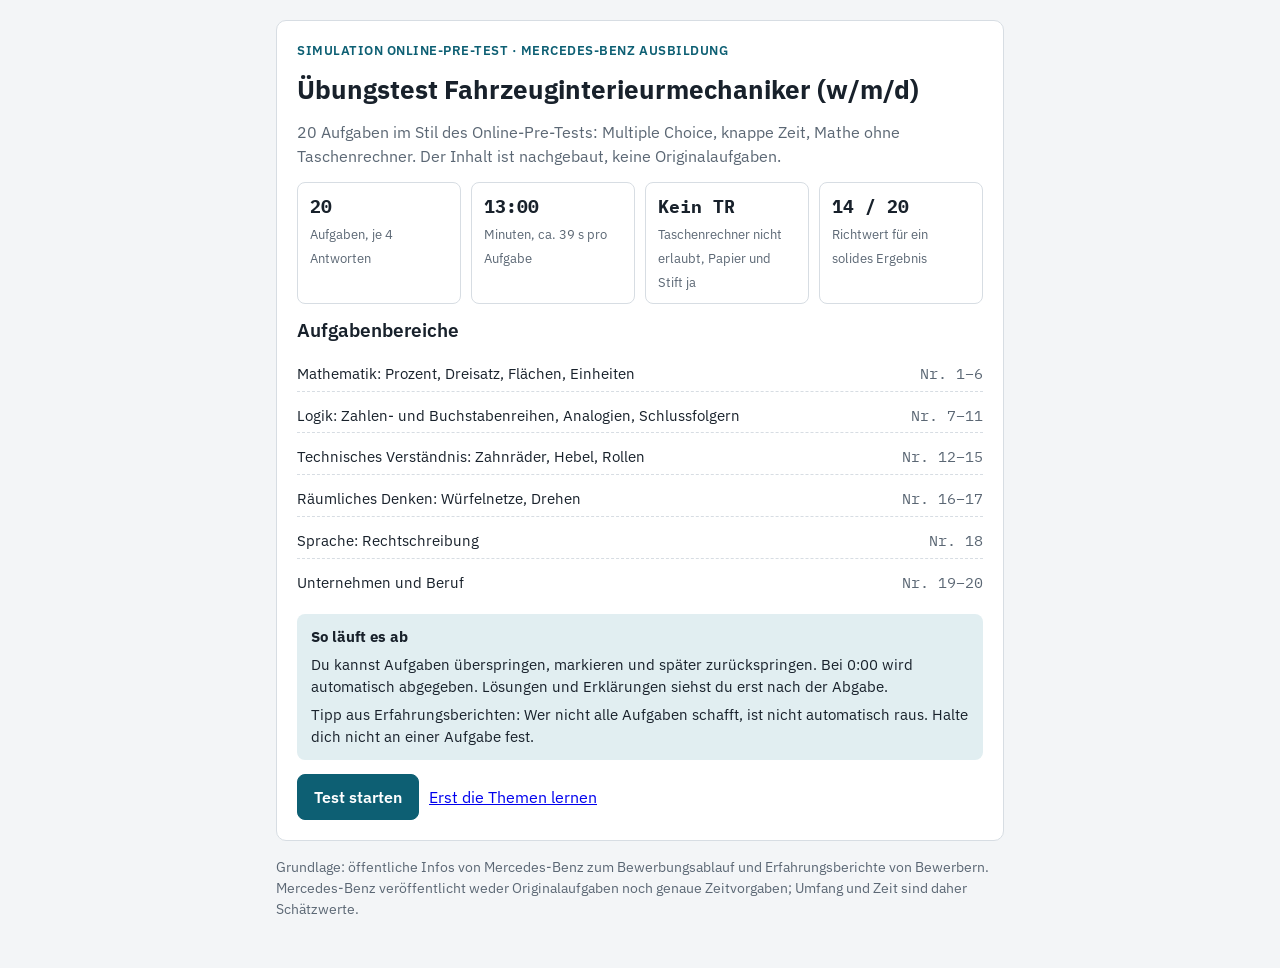
<file: uebungstest/index.html>
<!DOCTYPE html>
<html lang="de">
<head>
<meta charset="utf-8">
<meta name="viewport" content="width=device-width, initial-scale=1">
<title>Übungstest Fahrzeuginterieurmechaniker</title>
<link rel="preconnect" href="https://fonts.googleapis.com">
<link href="https://fonts.googleapis.com/css2?family=IBM+Plex+Sans:wght@400;500;600;700&family=IBM+Plex+Mono:wght@500;600&display=swap" rel="stylesheet">
<style>
/* Layout: eine schmale Testspalte; Kopfzeile mit Timer, darunter Aufgabe, Navigation als Raster */
:root{
  --bg:#f3f5f7; --surface:#ffffff; --ink:#18212b; --muted:#5b6774; --line:#d7dde3;
  --accent:#0d5f73; --accent-soft:#e1eef1;
  --ok:#1f7a45; --ok-soft:#e3f3e9; --warn:#a86400; --warn-soft:#fbefdc; --bad:#b3261e; --bad-soft:#fbe4e2;
  --display:"IBM Plex Sans", "Segoe UI", system-ui, sans-serif;
  --body:"IBM Plex Sans", "Segoe UI", system-ui, sans-serif;
  --mono:"IBM Plex Mono", ui-monospace, Menlo, monospace;
  color-scheme: light;
}
@media (prefers-color-scheme: dark){
  :root:not([data-theme="light"]){
    --bg:#11171d; --surface:#19222a; --ink:#e6ebef; --muted:#9aa7b3; --line:#2c3843;
    --accent:#5fb7c9; --accent-soft:#1d3640;
    --ok:#5cc98a; --ok-soft:#173326; --warn:#e7a948; --warn-soft:#3a2c14; --bad:#f08079; --bad-soft:#3d1d1b;
    color-scheme: dark;
  }
}
:root[data-theme="dark"]{
  --bg:#11171d; --surface:#19222a; --ink:#e6ebef; --muted:#9aa7b3; --line:#2c3843;
  --accent:#5fb7c9; --accent-soft:#1d3640;
  --ok:#5cc98a; --ok-soft:#173326; --warn:#e7a948; --warn-soft:#3a2c14; --bad:#f08079; --bad-soft:#3d1d1b;
  color-scheme: dark;
}
*{box-sizing:border-box}
html,body{margin:0}
body{background:var(--bg); color:var(--ink); font-family:var(--body); font-size:16px; line-height:1.5}
.wrap{max-width:760px; margin:0 auto; padding:20px 16px 48px; display:flex; flex-direction:column; gap:16px}
h1,h2,h3{font-family:var(--display); text-wrap:balance; margin:0; line-height:1.25}
h1{font-size:1.6rem; font-weight:700}
h2{font-size:1.2rem; font-weight:600}
h3{font-size:1rem; font-weight:600}
p{margin:0}
.card{background:var(--surface); border:1px solid var(--line); border-radius:10px; padding:20px; display:flex; flex-direction:column; gap:14px}
.muted{color:var(--muted)}
.small{font-size:.875rem}
.kicker{font-size:.8rem; font-weight:600; letter-spacing:.04em; text-transform:uppercase; color:var(--accent)}
.facts{display:grid; grid-template-columns:repeat(auto-fit,minmax(150px,1fr)); gap:10px}
.fact{border:1px solid var(--line); border-radius:8px; padding:10px 12px}
.fact b{display:block; font-family:var(--mono); font-size:1.15rem; font-variant-numeric:tabular-nums}
.fact span{font-size:.82rem; color:var(--muted)}
.sections{display:flex; flex-direction:column; gap:6px; padding:0; margin:0; list-style:none}
.sections li{display:flex; justify-content:space-between; gap:12px; border-bottom:1px dashed var(--line); padding:6px 0; font-size:.95rem}
.sections li:last-child{border-bottom:0}
.sections .n{font-family:var(--mono); color:var(--muted); white-space:nowrap}
.note{background:var(--accent-soft); border-radius:8px; padding:12px 14px; font-size:.92rem; display:flex; flex-direction:column; gap:6px}
.btnrow{display:flex; flex-wrap:wrap; gap:10px}
button{font:inherit; cursor:pointer; border-radius:8px; border:1px solid var(--line); background:var(--surface); color:var(--ink); padding:10px 16px; font-weight:500}
button:hover{border-color:var(--accent)}
button:focus-visible, .opt:focus-within{outline:3px solid var(--accent); outline-offset:2px}
button.primary{background:var(--accent); border-color:var(--accent); color:var(--surface); font-weight:600}
button.primary:hover{filter:brightness(1.08)}
button:disabled{opacity:.45; cursor:default}

/* Testansicht */
.bar{position:sticky; top:0; z-index:5; background:var(--bg); padding:10px 0 6px; display:flex; flex-direction:column; gap:8px}
.barrow{display:flex; justify-content:space-between; align-items:center; gap:12px}
.timer{font-family:var(--mono); font-size:1.35rem; font-weight:600; font-variant-numeric:tabular-nums; padding:4px 12px; border-radius:8px; background:var(--surface); border:1px solid var(--line)}
.timer.warn{color:var(--warn); background:var(--warn-soft); border-color:var(--warn)}
.timer.crit{color:var(--bad); background:var(--bad-soft); border-color:var(--bad)}
.progress{height:6px; background:var(--line); border-radius:3px; overflow:hidden}
.progress i{display:block; height:100%; background:var(--accent); width:0; transition:width .2s}
.qhead{display:flex; justify-content:space-between; align-items:baseline; gap:10px; flex-wrap:wrap}
.qtext{font-size:1.05rem; font-weight:500}
.fig{display:flex; justify-content:center; overflow-x:auto}
.fig svg{max-width:100%; height:auto}
.opts{display:grid; gap:8px}
.opts.grid{grid-template-columns:repeat(2,minmax(0,1fr))}
.opt{display:flex; align-items:center; gap:10px; border:1px solid var(--line); border-radius:8px; padding:10px 12px; cursor:pointer; background:var(--surface)}
.opt:hover{border-color:var(--accent)}
.opt input{accent-color:var(--accent); width:18px; height:18px; margin:0; flex:none}
.opt.sel{border-color:var(--accent); background:var(--accent-soft)}
.opt .lbl{font-family:var(--mono); font-weight:600; color:var(--muted); width:1.2em; flex:none}
.opt svg{display:block}
.navgrid{display:grid; grid-template-columns:repeat(10,minmax(0,1fr)); gap:6px}
.navgrid button{padding:6px 0; font-family:var(--mono); font-size:.85rem; position:relative}
.navgrid button.done{background:var(--accent-soft); border-color:var(--accent)}
.navgrid button.cur{outline:2px solid var(--ink); outline-offset:1px}
.navgrid button.flag::after{content:""; position:absolute; top:3px; right:3px; width:7px; height:7px; border-radius:50%; background:var(--warn)}
.legend{display:flex; gap:14px; flex-wrap:wrap; font-size:.8rem; color:var(--muted)}
.legend span{display:inline-flex; align-items:center; gap:6px}
.sw{width:12px; height:12px; border-radius:3px; border:1px solid var(--accent); background:var(--accent-soft); display:inline-block}
.dot{width:8px; height:8px; border-radius:50%; background:var(--warn); display:inline-block}
.calc{font-size:.8rem; font-weight:600; padding:2px 8px; border-radius:999px; background:var(--bad-soft); color:var(--bad); white-space:nowrap}
.modal{position:fixed; inset:0; background:rgba(0,0,0,.45); display:none; align-items:center; justify-content:center; padding:16px; z-index:20}
.modal.show{display:flex}
.modal .card{max-width:420px}

/* Auswertung */
.score{display:flex; align-items:baseline; gap:12px; flex-wrap:wrap}
.score b{font-family:var(--mono); font-size:2.4rem; font-variant-numeric:tabular-nums}
.pill{font-size:.82rem; font-weight:600; padding:3px 10px; border-radius:999px}
.pill.ok{background:var(--ok-soft); color:var(--ok)} .pill.warn{background:var(--warn-soft); color:var(--warn)} .pill.bad{background:var(--bad-soft); color:var(--bad)}
.secrow{display:grid; grid-template-columns:minmax(0,1.3fr) minmax(0,2fr) auto; gap:10px; align-items:center; font-size:.92rem}
.secbar{height:8px; background:var(--line); border-radius:4px; overflow:hidden}
.secbar i{display:block; height:100%; background:var(--accent)}
.secrow .n{font-family:var(--mono); font-variant-numeric:tabular-nums; color:var(--muted)}
.sol{border-left:4px solid var(--line); padding:4px 0 4px 14px; display:flex; flex-direction:column; gap:6px}
.sol.r{border-color:var(--ok)} .sol.w{border-color:var(--bad)} .sol.e{border-color:var(--warn)}
.sol .meta{display:flex; gap:8px; flex-wrap:wrap; align-items:center; font-size:.85rem}
.sol .ans{font-size:.92rem}
.sol .ex{font-size:.92rem; color:var(--muted)}
.hidden{display:none !important}
@media (max-width:480px){
  .opts.grid{grid-template-columns:1fr 1fr}
  .navgrid{grid-template-columns:repeat(5,minmax(0,1fr))}
  .secrow{grid-template-columns:1fr auto}
  .secrow .secbar{grid-column:1 / -1; grid-row:2}
}
@media (prefers-reduced-motion:reduce){ .progress i{transition:none} }
</style>
</head>
<body>
<div class="wrap">

  <!-- Startseite -->
  <section id="start" class="card">
    <div class="kicker">Simulation Online-Pre-Test · Mercedes-Benz Ausbildung</div>
    <h1>Übungstest Fahrzeuginterieurmechaniker (w/m/d)</h1>
    <p class="muted">20 Aufgaben im Stil des Online-Pre-Tests: Multiple Choice, knappe Zeit, Mathe ohne Taschenrechner. Der Inhalt ist nachgebaut, keine Originalaufgaben.</p>
    <div class="facts">
      <div class="fact"><b>20</b><span>Aufgaben, je 4 Antworten</span></div>
      <div class="fact"><b>13:00</b><span>Minuten, ca. 39 s pro Aufgabe</span></div>
      <div class="fact"><b>Kein TR</b><span>Taschenrechner nicht erlaubt, Papier und Stift ja</span></div>
      <div class="fact"><b>14 / 20</b><span>Richtwert für ein solides Ergebnis</span></div>
    </div>
    <h2>Aufgabenbereiche</h2>
    <ul class="sections">
      <li><span>Mathematik: Prozent, Dreisatz, Flächen, Einheiten</span><span class="n">Nr. 1–6</span></li>
      <li><span>Logik: Zahlen- und Buchstabenreihen, Analogien, Schlussfolgern</span><span class="n">Nr. 7–11</span></li>
      <li><span>Technisches Verständnis: Zahnräder, Hebel, Rollen</span><span class="n">Nr. 12–15</span></li>
      <li><span>Räumliches Denken: Würfelnetze, Drehen</span><span class="n">Nr. 16–17</span></li>
      <li><span>Sprache: Rechtschreibung</span><span class="n">Nr. 18</span></li>
      <li><span>Unternehmen und Beruf</span><span class="n">Nr. 19–20</span></li>
    </ul>
    <div class="note">
      <b>So läuft es ab</b>
      <span>Du kannst Aufgaben überspringen, markieren und später zurückspringen. Bei 0:00 wird automatisch abgegeben. Lösungen und Erklärungen siehst du erst nach der Abgabe.</span>
      <span>Tipp aus Erfahrungsberichten: Wer nicht alle Aufgaben schafft, ist nicht automatisch raus. Halte dich nicht an einer Aufgabe fest.</span>
    </div>
    <div class="btnrow" style="align-items:center"><button class="primary" id="btnStart">Test starten</button><a href="../lernen/">Erst die Themen lernen</a></div>
  </section>

  <!-- Test -->
  <section id="test" class="hidden" aria-live="polite">
    <div class="bar">
      <div class="barrow">
        <span class="small muted" id="answeredInfo">0 von 20 beantwortet</span>
        <span class="timer" id="timer" role="timer">13:00</span>
      </div>
      <div class="progress"><i id="prog"></i></div>
    </div>
    <div class="card">
      <div class="qhead">
        <span class="kicker" id="qSection"></span>
        <span class="small muted" id="qNum"></span>
      </div>
      <p class="qtext" id="qText"></p>
      <div class="fig" id="qFig"></div>
      <div class="opts" id="qOpts" role="radiogroup"></div>
      <div class="btnrow" style="justify-content:space-between">
        <div class="btnrow">
          <button id="btnPrev">Zurück</button>
          <button id="btnFlag">Markieren</button>
        </div>
        <button class="primary" id="btnNext">Weiter</button>
      </div>
    </div>
    <div class="card" style="gap:10px">
      <div class="navgrid" id="navgrid"></div>
      <div class="legend"><span><i class="sw"></i>beantwortet</span><span><i class="dot"></i>markiert</span></div>
      <div class="btnrow"><button id="btnSubmit">Test abgeben</button></div>
    </div>
  </section>

  <!-- Auswertung -->
  <section id="result" class="hidden" style="display:flex;flex-direction:column;gap:16px">
    <div class="card">
      <div class="kicker">Auswertung</div>
      <div class="score"><b id="scoreNum">0/20</b><span class="pill" id="scorePill"></span></div>
      <p class="muted" id="scoreText"></p>
      <div id="secStats" style="display:flex;flex-direction:column;gap:10px"></div>
      <div class="btnrow" style="align-items:center"><button class="primary" id="btnRestart">Noch einmal versuchen</button><a href="../lernen/">Schwächen auf der Lernseite üben</a></div>
    </div>
    <div class="card">
      <h2>Lösungen und Erklärungen</h2>
      <div id="solutions" style="display:flex;flex-direction:column;gap:16px"></div>
    </div>
  </section>

  <p class="small muted">Grundlage: öffentliche Infos von Mercedes-Benz zum Bewerbungsablauf und Erfahrungsberichte von Bewerbern. Mercedes-Benz veröffentlicht weder Originalaufgaben noch genaue Zeitvorgaben; Umfang und Zeit sind daher Schätzwerte.</p>
</div>

<div class="modal" id="modal" role="dialog" aria-modal="true" aria-labelledby="mTitle">
  <div class="card">
    <h2 id="mTitle">Test abgeben?</h2>
    <p id="mText" class="muted"></p>
    <div class="btnrow"><button id="mCancel">Weiter bearbeiten</button><button class="primary" id="mOk">Abgeben</button></div>
  </div>
</div>

<script>
(function(){
const LIMIT = 13*60;
const C = 'currentColor';

// --- Grafiken ---
function gearsSVG(){
  const xs=[60,150,240,330], r=38;
  let s='<svg viewBox="0 0 390 120" width="390" role="img" aria-label="Vier Zahnräder in einer Reihe, A links, D rechts">';
  xs.forEach((x,i)=>{
    s+=`<circle cx="${x}" cy="60" r="${r+5}" fill="none" stroke="${C}" stroke-width="6" stroke-dasharray="5 5" opacity=".55"/>`;
    s+=`<circle cx="${x}" cy="60" r="${r}" fill="none" stroke="${C}" stroke-width="2"/>`;
    s+=`<circle cx="${x}" cy="60" r="4" fill="${C}"/>`;
    s+=`<text x="${x}" y="116" text-anchor="middle" font-family="IBM Plex Mono, monospace" font-size="14" font-weight="600" fill="${C}">${'ABCD'[i]}</text>`;
  });
  s+=`<path d="M 38 32 A 30 30 0 0 1 82 32" fill="none" stroke="var(--accent)" stroke-width="3"/>`;
  s+=`<path d="M 82 32 l -10 -2 l 4 9 z" fill="var(--accent)"/>`;
  return s+'</svg>';
}
function gearRatioSVG(){
  return `<svg viewBox="0 0 300 130" width="300" role="img" aria-label="Großes Zahnrad A mit 40 Zähnen greift in kleines Zahnrad B mit 10 Zähnen">
  <circle cx="90" cy="65" r="56" fill="none" stroke="${C}" stroke-width="6" stroke-dasharray="4 4" opacity=".55"/>
  <circle cx="90" cy="65" r="51" fill="none" stroke="${C}" stroke-width="2"/>
  <circle cx="174" cy="65" r="18" fill="none" stroke="${C}" stroke-width="6" stroke-dasharray="4 4" opacity=".55"/>
  <circle cx="174" cy="65" r="13" fill="none" stroke="${C}" stroke-width="2"/>
  <text x="90" y="70" text-anchor="middle" font-family="IBM Plex Mono, monospace" font-size="13" fill="${C}">A · 40 Z</text>
  <text x="235" y="70" font-family="IBM Plex Mono, monospace" font-size="13" fill="${C}">B · 10 Z</text></svg>`;
}
function leverSVG(){
  return `<svg viewBox="0 0 360 140" width="360" role="img" aria-label="Hebel mit Drehpunkt; links 60 N in 20 cm Abstand, rechts gesuchte Kraft F in 40 cm Abstand">
  <rect x="20" y="70" width="320" height="8" rx="2" fill="${C}" opacity=".8"/>
  <path d="M 120 78 l -16 30 h 32 z" fill="none" stroke="${C}" stroke-width="2"/>
  <rect x="40" y="38" width="40" height="32" fill="var(--accent-soft)" stroke="var(--accent)" stroke-width="2"/>
  <text x="60" y="59" text-anchor="middle" font-family="IBM Plex Mono, monospace" font-size="12" fill="${C}">60 N</text>
  <path d="M 300 20 v 42" stroke="var(--accent)" stroke-width="3"/><path d="M 300 68 l -6 -10 h 12 z" fill="var(--accent)"/>
  <text x="312" y="34" font-family="IBM Plex Mono, monospace" font-size="13" font-weight="600" fill="${C}">F = ?</text>
  <path d="M 60 120 H 120 M 120 120 H 300" stroke="${C}" stroke-width="1"/>
  <path d="M 60 114 v 12 M 120 114 v 12 M 300 114 v 12" stroke="${C}" stroke-width="1"/>
  <text x="90" y="136" text-anchor="middle" font-family="IBM Plex Mono, monospace" font-size="11" fill="${C}">20 cm</text>
  <text x="210" y="136" text-anchor="middle" font-family="IBM Plex Mono, monospace" font-size="11" fill="${C}">40 cm</text></svg>`;
}
function netSVG(cells){
  const s=16; const mx=Math.max(...cells.map(c=>c[0]))+1, my=Math.max(...cells.map(c=>c[1]))+1;
  let o=`<svg viewBox="-2 -2 ${mx*s+4} ${my*s+4}" width="${mx*s+4}" height="${my*s+4}" aria-hidden="true">`;
  cells.forEach(c=>{o+=`<rect x="${c[0]*s}" y="${c[1]*s}" width="${s}" height="${s}" fill="var(--accent-soft)" stroke="${C}" stroke-width="1.5"/>`});
  return o+'</svg>';
}
const F_CELLS=[[0,0],[0,1],[0,2],[0,3],[1,0],[2,0],[1,2]];
function shapeSVG(transform, big){
  const s=big?18:14, w=big?110:76;
  let g=''; F_CELLS.forEach(c=>{g+=`<rect x="${(c[0]-1.5)*s}" y="${(c[1]-2)*s}" width="${s}" height="${s}" fill="var(--accent-soft)" stroke="${C}" stroke-width="1.5"/>`});
  return `<svg viewBox="0 0 ${w} ${w}" width="${w}" height="${w}" aria-hidden="true"><g transform="translate(${w/2} ${w/2}) ${transform}">${g}</g></svg>`;
}

// --- Aufgaben ---
const Q=[
 {s:'Mathematik',t:'Ein Ledersitzbezug kostet 240 €. Der Lieferant gewährt 15 % Rabatt. Wie viel kostet der Bezug nach Abzug des Rabatts?',o:['196 €','204 €','210 €','225 €'],a:1,
  e:'10 % von 240 € sind 24 €, 5 % sind 12 €, also 15 % = 36 €. 240 € − 36 € = 204 €.'},
 {s:'Mathematik',t:'4 Mitarbeiter montieren in 6 Stunden 48 Dachhimmel. Wie viele Dachhimmel montieren 6 Mitarbeiter in 4 Stunden bei gleichem Tempo?',o:['32','48','54','72'],a:1,
  e:'4 × 6 = 24 Arbeitsstunden ergeben 48 Teile, also 2 Teile pro Arbeitsstunde. 6 × 4 = 24 Arbeitsstunden ergeben wieder 48 Teile.'},
 {s:'Mathematik',t:'Für eine rechteckige Sitzfläche von 50 cm × 45 cm wird Bezugsstoff zugeschnitten. Wegen Nahtzugabe und Verschnitt rechnet man 10 % mehr Material. Wie viel Stoff wird benötigt?',o:['2.250 cm²','2.400 cm²','2.475 cm²','2.500 cm²'],a:2,
  e:'50 × 45 = 2.250 cm². 10 % davon sind 225 cm². 2.250 + 225 = 2.475 cm².'},
 {s:'Mathematik',t:'Wie viele Quadratzentimeter sind 2,5 m²?',o:['250 cm²','2.500 cm²','25.000 cm²','250.000 cm²'],a:2,
  e:'1 m² = 100 cm × 100 cm = 10.000 cm². 2,5 × 10.000 = 25.000 cm². Häufiger Fehler: nur mit 100 multiplizieren.'},
 {s:'Mathematik',t:'Eine Lederhaut hat 4,8 m². Davon werden drei Viertel für Sitzbezüge verarbeitet. Wie viel Leder bleibt übrig?',o:['0,8 m²','1,2 m²','1,6 m²','3,6 m²'],a:1,
  e:'Ein Viertel von 4,8 m² sind 1,2 m². Drei Viertel (3,6 m²) werden verbraucht, ein Viertel bleibt übrig.'},
 {s:'Mathematik',t:'Am Montageband verlässt alle 90 Sekunden ein Fahrzeug die Station. Wie viele Fahrzeuge sind das in einer Schicht von 7,5 Stunden?',o:['250','300','320','450'],a:1,
  e:'90 s = 1,5 min, also 40 Fahrzeuge pro Stunde (60 : 1,5). 40 × 7,5 = 300.'},
 {s:'Logik',t:'Welche Zahl setzt die Reihe fort?  3 · 6 · 12 · 15 · 30 · 33 · ?',o:['36','60','63','66'],a:3,
  e:''},
 {s:'Logik',t:'Welche Zahl setzt die Reihe fort?  2 · 5 · 10 · 17 · 26 · ?',o:['35','36','37','39'],a:2,
  e:'Die Abstände steigen um 2: +3, +5, +7, +9, +11. 26 + 11 = 37. (Alternativ: n² + 1 mit n = 1 bis 6.)'},
 {s:'Logik',t:'Schere verhält sich zu schneiden wie Tacker zu …',o:['kleben','heften','nähen','bohren'],a:1,
  e:'Die Beziehung ist Werkzeug → typische Tätigkeit. Mit dem Tacker wird geheftet, z. B. Bezugsstoff auf Trägerteile.'},
 {s:'Logik',t:'Alle Bezüge in Halle 3 sind aus Leder. Kein Lederbezug ist schwarz. Welche Aussage folgt daraus sicher?',o:['Alle schwarzen Bezüge liegen in Halle 3.','Kein Bezug in Halle 3 ist schwarz.','Einige Bezüge in Halle 3 sind schwarz.','Alle Lederbezüge liegen in Halle 3.'],a:1,
  e:'Halle 3 ⊂ Leder und Leder ∩ schwarz = leer. Also kann kein Bezug aus Halle 3 schwarz sein. Die anderen Aussagen lassen sich aus den Prämissen nicht ableiten.'},
 {s:'Logik',t:'Welcher Buchstabe setzt die Reihe fort?  A · C · F · J · O · ?',o:['S','T','U','V'],a:2,
  e:'Die Abstände im Alphabet wachsen um eins: +2, +3, +4, +5, +6. O ist der 15. Buchstabe, 15 + 6 = 21 → U.'},
 {s:'Technisches Verständnis',t:'Vier Zahnräder greifen nacheinander ineinander. Zahnrad A dreht sich im Uhrzeigersinn. In welche Richtung dreht sich Zahnrad D?',f:gearsSVG(),o:['Im Uhrzeigersinn','Gegen den Uhrzeigersinn','Gar nicht, das Getriebe blockiert','Abwechselnd in beide Richtungen'],a:1,
  e:'Jedes eingreifende Zahnrad kehrt die Drehrichtung um: A im, B gegen, C im, D gegen den Uhrzeigersinn. Gerade Anzahl in einer offenen Reihe: das letzte dreht entgegengesetzt zum ersten.'},
 {s:'Technisches Verständnis',t:'Zahnrad A (40 Zähne) treibt Zahnrad B (10 Zähne) an. A macht 3 Umdrehungen. Wie viele Umdrehungen macht B?',f:gearRatioSVG(),o:['0,75','3','12','30'],a:2,
  e:'Übersetzung 40 : 10 = 4. Pro Umdrehung von A dreht sich B viermal. 3 × 4 = 12.'},
 {s:'Technisches Verständnis',t:'Am Hebel hängt links eine Last von 60 N in 20 cm Abstand zum Drehpunkt. Welche Kraft F muss rechts in 40 cm Abstand wirken, damit der Hebel im Gleichgewicht ist?',f:leverSVG(),o:['15 N','30 N','60 N','120 N'],a:1,
  e:'Hebelgesetz: Kraft × Kraftarm = Last × Lastarm. 60 N × 20 cm = F × 40 cm → F = 1.200 : 40 = 30 N. Doppelter Hebelarm, halbe Kraft.'},
 {s:'Technisches Verständnis',t:'Eine Sitzschiene mit 400 N Gewichtskraft wird mit einer festen und einer losen Rolle (einfacher Flaschenzug, zwei tragende Seilstücke) angehoben. Welche Zugkraft ist ohne Reibung nötig?',o:['100 N','200 N','400 N','800 N'],a:1,
  e:'Die lose Rolle verteilt die Last auf zwei tragende Seilstücke: 400 N : 2 = 200 N. Dafür muss man doppelt so viel Seil ziehen. Die feste Rolle ändert nur die Zugrichtung.'},
 {s:'Räumliches Denken',t:'Aus welcher Abwicklung lässt sich kein Würfel falten?',grid:true,
  o:[netSVG([[1,0],[0,1],[1,1],[2,1],[3,1],[1,2]]),netSVG([[0,0],[1,0],[1,1],[2,1],[2,2],[3,2]]),netSVG([[1,0],[0,1],[1,1],[2,1],[3,1],[4,1]]),netSVG([[0,0],[1,0],[2,0],[2,1],[3,1],[4,1]])],a:2,
  labels:['Kreuz (1-4-1)','Treppe (2-2-2)','Fünf in einer Reihe','Zwei Dreierreihen (3-3)'],
  e:'Ein Würfel hat nur vier Seiten rundherum. Fünf Quadrate in einer Reihe würden sich beim Falten überlappen. Kreuz, 2-2-2-Treppe und 3-3-Form sind gültige Würfelnetze.'},
 {s:'Räumliches Denken',t:'Welche Figur entsteht allein durch Drehen der Vorlage, ohne sie zu spiegeln?',f:'<div style="display:flex;flex-direction:column;align-items:center;gap:4px">'+shapeSVG('',true)+'<span class="small muted">Vorlage</span></div>',grid:true,
  o:[shapeSVG('scale(-1 1)'),shapeSVG('rotate(90)'),shapeSVG('rotate(90) scale(-1 1)'),shapeSVG('rotate(180) scale(-1 1)')],a:1,
  labels:['gespiegelt','um 90° gedreht','gespiegelt und gedreht','gespiegelt (senkrecht)'],
  e:'B ist die Vorlage um 90° im Uhrzeigersinn gedreht. A, C und D sind Spiegelbilder: Verfolge den kurzen Mittelbalken. Bei einer reinen Drehung bleibt er auf derselben Seite des langen Balkens wie der obere Querbalken – im Drehsinn betrachtet.'},
 {s:'Sprache',t:'Welches Wort ist richtig geschrieben?',o:['Reperatur','Reparatur','Repratur','Reparatuhr'],a:1,
  e:'Richtig ist „Reparatur“ (von lateinisch reparare). „Reperatur“ ist einer der häufigsten Rechtschreibfehler in Einstellungstests.'},
 {s:'Unternehmen und Beruf',t:'Wofür stehen die drei Zacken des Mercedes-Sterns?',o:['Qualität, Sicherheit und Komfort','Motorisierung zu Lande, zu Wasser und in der Luft','Die drei Gründer Daimler, Benz und Maybach','PKW, LKW und Busse'],a:1,
  e:'Der Stern geht auf Gottlieb Daimler zurück und steht für die Motorisierung zu Lande, zu Wasser und in der Luft. Fragen zur Marke und Geschichte tauchen in Erfahrungsberichten regelmäßig auf.'},
 {s:'Unternehmen und Beruf',t:'Welche Tätigkeit gehört typischerweise zum Beruf Fahrzeuginterieurmechaniker/-in?',o:['Motorsteuergeräte programmieren','Karosserieteile lackieren','Sitze polstern und beziehen, Dachhimmel und Verkleidungen montieren','Fahrwerke vermessen und einstellen'],a:2,
  e:'Fahrzeuginterieurmechaniker fertigen und montieren Innenausstattung: Sitze, Dachhimmel, Tür- und Seitenverkleidungen, Teppiche. Sie arbeiten mit Leder, Textilien, Schaumstoffen und Kunststoffen.'}
];
Q[6].e='Abwechselnd +3 und ×2: 3 (+3) 6 (×2) 12 (+3) 15 (×2) 30 (+3) 33 (×2) 66.';
Q[16].e='B ist die Vorlage um 90° im Uhrzeigersinn gedreht. A, C und D sind Spiegelbilder. Prüftrick: Stell den langen Balken jeder Figur gedanklich senkrecht, mit dem Querbalken oben. Bei der Vorlage und bei B zeigen Querbalken und kurzer Mittelbalken dann nach rechts, bei A, C und D nach links.';

let cur=0, ans=new Array(Q.length).fill(null), flags=new Array(Q.length).fill(false), left=LIMIT, tick=null, finished=false;
const $=id=>document.getElementById(id);

function fmt(sec){const m=Math.floor(sec/60), s=sec%60; return m+':'+String(s).padStart(2,'0');}

function render(){
  const q=Q[cur];
  $('qSection').textContent=q.s;
  $('qNum').textContent='Aufgabe '+(cur+1)+' von '+Q.length;
  $('qText').textContent=q.t;
  const fig=$('qFig'); fig.innerHTML=q.f||''; fig.classList.toggle('hidden',!q.f);
  const box=$('qOpts'); box.innerHTML=''; box.classList.toggle('grid',!!q.grid);
  q.o.forEach((o,i)=>{
    const id='q'+cur+'o'+i;
    const lab=document.createElement('label'); lab.className='opt'+(ans[cur]===i?' sel':''); lab.htmlFor=id;
    lab.innerHTML=`<input type="radio" name="q${cur}" id="${id}" ${ans[cur]===i?'checked':''}><span class="lbl">${'ABCD'[i]}</span><span>${o}</span>`;
    lab.querySelector('input').addEventListener('change',()=>{ans[cur]=i; render();});
    box.appendChild(lab);
  });
  $('btnPrev').disabled=cur===0;
  $('btnNext').textContent=cur===Q.length-1?'Zur Abgabe':'Weiter';
  $('btnFlag').textContent=flags[cur]?'Markierung entfernen':'Markieren';
  const done=ans.filter(a=>a!==null).length;
  $('answeredInfo').textContent=done+' von '+Q.length+' beantwortet';
  $('prog').style.width=(done/Q.length*100)+'%';
  const ng=$('navgrid'); ng.innerHTML='';
  Q.forEach((_,i)=>{
    const b=document.createElement('button'); b.textContent=i+1;
    b.className=(ans[i]!==null?'done ':'')+(flags[i]?'flag ':'')+(i===cur?'cur':'');
    b.setAttribute('aria-label','Aufgabe '+(i+1)+(ans[i]!==null?', beantwortet':'')+(flags[i]?', markiert':''));
    b.addEventListener('click',()=>{cur=i; render();});
    ng.appendChild(b);
  });
}
function updTimer(){
  const t=$('timer'); t.textContent=fmt(left);
  t.classList.toggle('warn',left<=180&&left>60); t.classList.toggle('crit',left<=60);
}
function start(){
  cur=0; ans.fill(null); flags.fill(false); left=LIMIT; finished=false;
  $('start').classList.add('hidden'); $('result').classList.add('hidden'); $('test').classList.remove('hidden');
  updTimer(); render(); window.scrollTo(0,0);
  clearInterval(tick);
  tick=setInterval(()=>{left--; updTimer(); if(left<=0){finish(true);}},1000);
}
function askSubmit(){
  const open=ans.filter(a=>a===null).length;
  $('mText').textContent=open?('Noch '+open+' Aufgabe(n) unbeantwortet. Restzeit: '+fmt(left)+'.'):'Alle Aufgaben beantwortet. Restzeit: '+fmt(left)+'.';
  $('modal').classList.add('show'); $('mOk').focus();
}
function finish(timeout){
  if(finished) return; finished=true; clearInterval(tick);
  $('modal').classList.remove('show');
  $('test').classList.add('hidden'); $('result').classList.remove('hidden');
  const right=Q.reduce((n,q,i)=>n+(ans[i]===q.a?1:0),0);
  const used=LIMIT-Math.max(left,0);
  $('scoreNum').textContent=right+'/'+Q.length;
  const p=$('scorePill');
  if(right>=16){p.className='pill ok';p.textContent='Sehr gut';}
  else if(right>=14){p.className='pill ok';p.textContent='Solide';}
  else if(right>=10){p.className='pill warn';p.textContent='Ausbaufähig';}
  else {p.className='pill bad';p.textContent='Weiter üben';}
  const open=ans.filter(a=>a===null).length;
  $('scoreText').textContent=(timeout?'Die Zeit ist abgelaufen. ':'Abgegeben nach '+fmt(used)+' Minuten. ')+open+' Aufgabe(n) unbeantwortet.';
  const secs=[...new Set(Q.map(q=>q.s))]; let h='';
  secs.forEach(s=>{
    const idx=Q.map((q,i)=>q.s===s?i:-1).filter(i=>i>=0);
    const r=idx.filter(i=>ans[i]===Q[i].a).length;
    h+=`<div class="secrow"><span>${s}</span><div class="secbar"><i style="width:${r/idx.length*100}%"></i></div><span class="n">${r}/${idx.length}</span></div>`;
  });
  $('secStats').innerHTML=h;
  let sh='';
  Q.forEach((q,i)=>{
    const st=ans[i]===null?'e':(ans[i]===q.a?'r':'w');
    const pill=st==='r'?'<span class="pill ok">richtig</span>':st==='w'?'<span class="pill bad">falsch</span>':'<span class="pill warn">offen</span>';
    const txt=k=>q.labels?('Option '+'ABCD'[k]+' ('+q.labels[k]+')'):('Option '+'ABCD'[k]+': '+q.o[k]);
    sh+=`<div class="sol ${st}"><div class="meta"><b>Aufgabe ${i+1}</b><span class="muted">${q.s}</span>${pill}</div>
      <div class="ans">${q.t}</div>
      <div class="ans"><b>Lösung:</b> ${txt(q.a)}${st==='w'?'<br><span class="muted">Deine Antwort: '+txt(ans[i])+'</span>':''}</div>
      <div class="ex">${q.e}</div></div>`;
  });
  $('solutions').innerHTML=sh;
  window.scrollTo(0,0);
}
$('btnStart').addEventListener('click',start);
$('btnRestart').addEventListener('click',start);
$('btnPrev').addEventListener('click',()=>{if(cur>0){cur--;render();}});
$('btnNext').addEventListener('click',()=>{if(cur<Q.length-1){cur++;render();}else askSubmit();});
$('btnFlag').addEventListener('click',()=>{flags[cur]=!flags[cur];render();});
$('btnSubmit').addEventListener('click',askSubmit);
$('mCancel').addEventListener('click',()=>$('modal').classList.remove('show'));
$('mOk').addEventListener('click',()=>finish(false));
document.addEventListener('keydown',e=>{if(e.key==='Escape')$('modal').classList.remove('show');});
})();
</script>
</body>
</html>
</file>
<file: style.css>
/* --- Basis & Variablen --- */
:root {
    --bg-color: #0f172a;
    --text-color: #f8fafc;
    --accent-color: #3b82f6;
    --card-bg: rgba(255, 255, 255, 0.05);
    --nav-bg: rgba(15, 23, 42, 0.8);
}

* {
    margin: 0;
    padding: 0;
    box-sizing: border-box;
    font-family: 'Segoe UI', Roboto, Helvetica, Arial, sans-serif;
}

body {
    background-color: var(--bg-color);
    color: var(--text-color);
    line-height: 1.6;
    overflow-x: hidden;
}

html {
    scroll-behavior: smooth;
}

/* --- Navigation (Glassmorphismus) --- */
.navbar {
    position: fixed;
    top: 0;
    width: 100%;
    padding: 1.5rem 5%;
    display: flex;
    justify-content: space-between;
    align-items: center;
    background: var(--nav-bg);
    backdrop-filter: blur(10px);
    z-index: 1000;
    border-bottom: 1px solid rgba(255, 255, 255, 0.1);
}

.logo {
    font-size: 1.5rem;
    font-weight: bold;
    letter-spacing: 1px;
}

.nav-links {
    list-style: none;
    display: flex;
    gap: 2rem;
}

.nav-links a {
    color: var(--text-color);
    text-decoration: none;
    font-weight: 500;
    transition: color 0.3s ease;
}

.nav-links a:hover {
    color: var(--accent-color);
}

/* --- Hero Section --- */
.hero {
    height: 100vh;
    display: flex;
    justify-content: center;
    align-items: center;
    text-align: center;
    padding: 0 20px;
    background: radial-gradient(circle at center, #1e293b 0%, #0f172a 100%);
}

.hero h1 {
    font-size: 3.5rem;
    margin-bottom: 1rem;
    background: linear-gradient(to right, #60a5fa, #a78bfa);
    -webkit-background-clip: text;
    -webkit-text-fill-color: transparent;
}

.hero p {
    font-size: 1.2rem;
    color: #94a3b8;
    margin-bottom: 2rem;
}

.btn {
    display: inline-block;
    padding: 0.8rem 2rem;
    background-color: var(--accent-color);
    color: #fff;
    text-decoration: none;
    border-radius: 30px;
    font-weight: bold;
    transition: transform 0.3s ease, box-shadow 0.3s ease;
}

.btn:hover {
    transform: translateY(-3px);
    box-shadow: 0 10px 20px rgba(59, 130, 246, 0.4);
}

/* --- Showcase / Grid --- */
.showcase-section {
    padding: 5rem 5%;
    min-height: 100vh;
}

.section-title {
    text-align: center;
    font-size: 2.5rem;
    margin-bottom: 3rem;
}

.grid-container {
    display: grid;
    grid-template-columns: repeat(auto-fit, minmax(300px, 1fr));
    gap: 2rem;
}

.card {
    background: var(--card-bg);
    border: 1px solid rgba(255, 255, 255, 0.1);
    border-radius: 15px;
    overflow: hidden;
    transition: transform 0.3s ease, border-color 0.3s ease;
}

.card:hover {
    transform: translateY(-10px);
    border-color: var(--accent-color);
}

.card-img {
    height: 200px;
    background-size: cover;
    background-position: center;
}

.card-content {
    padding: 1.5rem;
}

.card-content h3 {
    margin-bottom: 0.5rem;
    font-size: 1.2rem;
}

.card-content p {
    color: #94a3b8;
    font-size: 0.95rem;
}

/* --- Footer --- */
footer {
    text-align: center;
    padding: 2rem;
    border-top: 1px solid rgba(255, 255, 255, 0.1);
    color: #64748b;
}

/* --- Animation Klassen --- */
.fade-in {
    opacity: 0;
    transform: translateY(30px);
    transition: opacity 0.8s ease-out, transform 0.8s ease-out;
}

.fade-in.visible {
    opacity: 1;
    transform: translateY(0);
}
</file>
